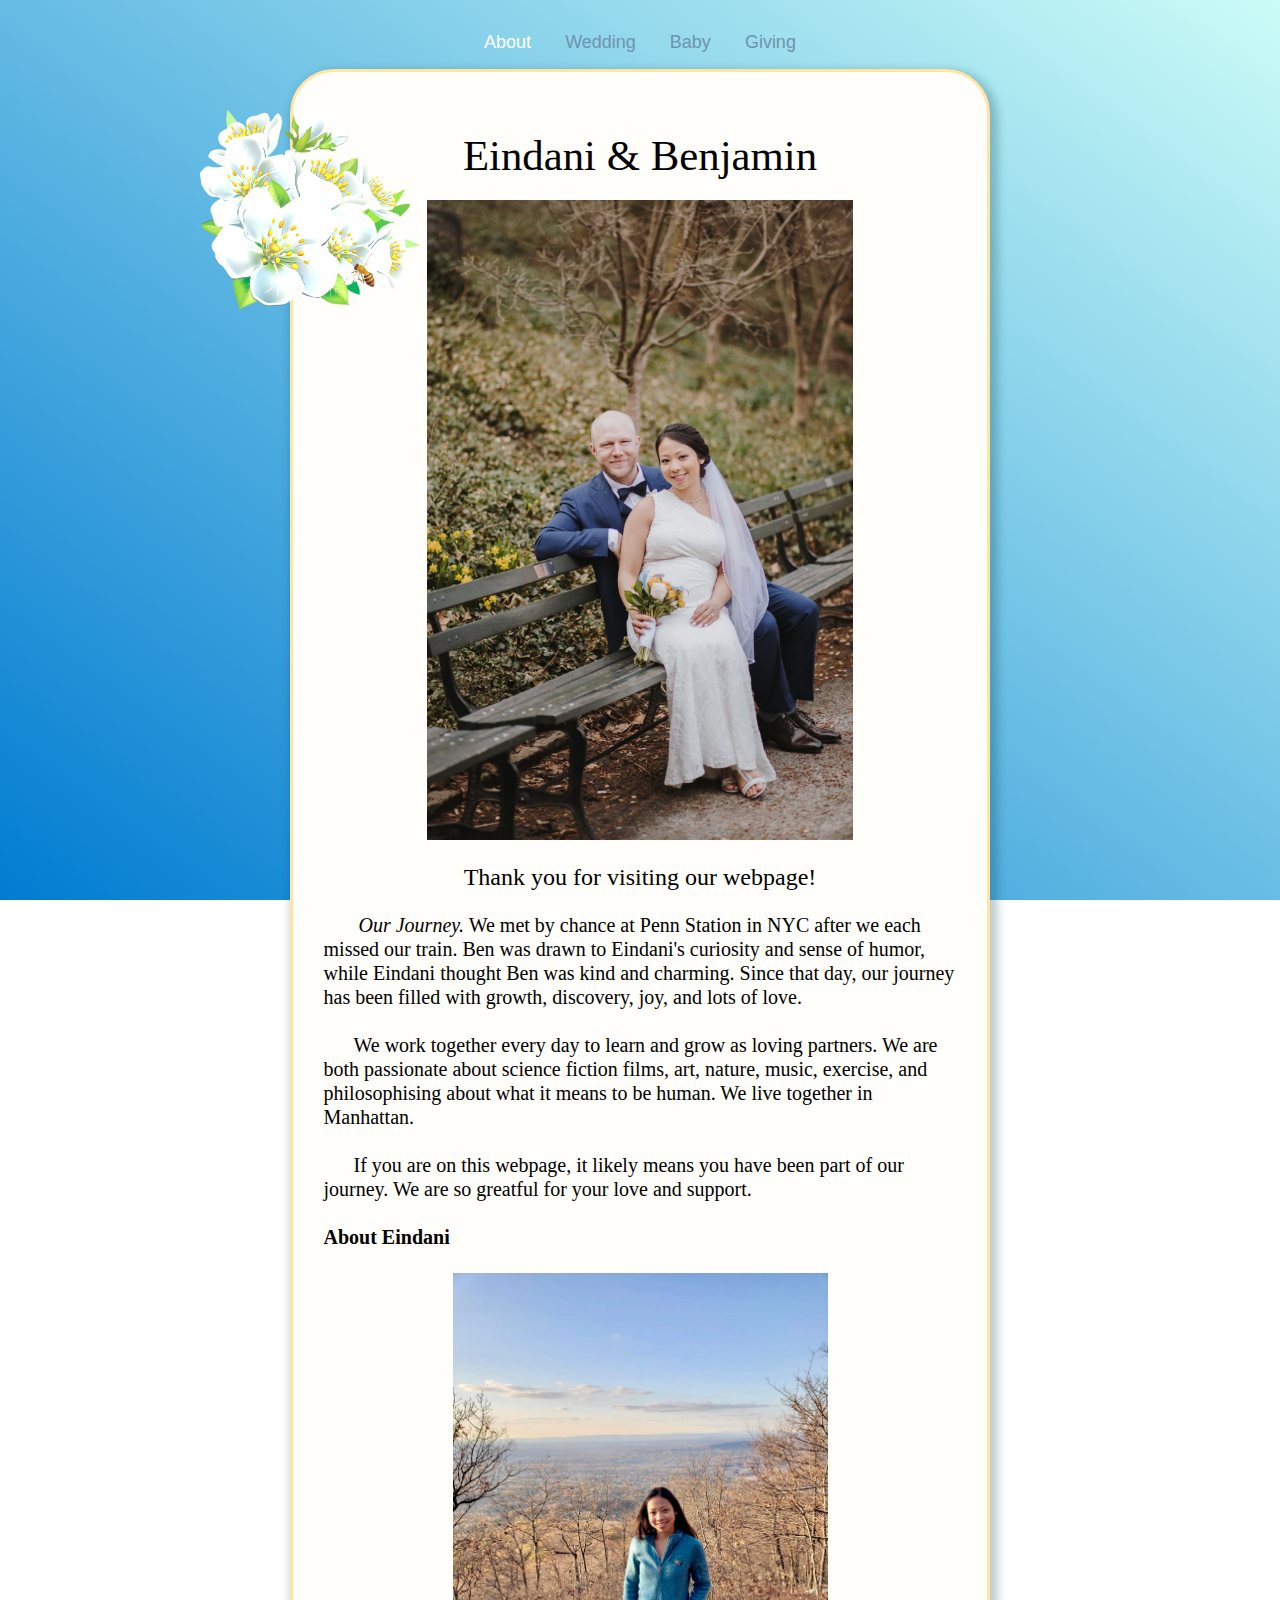
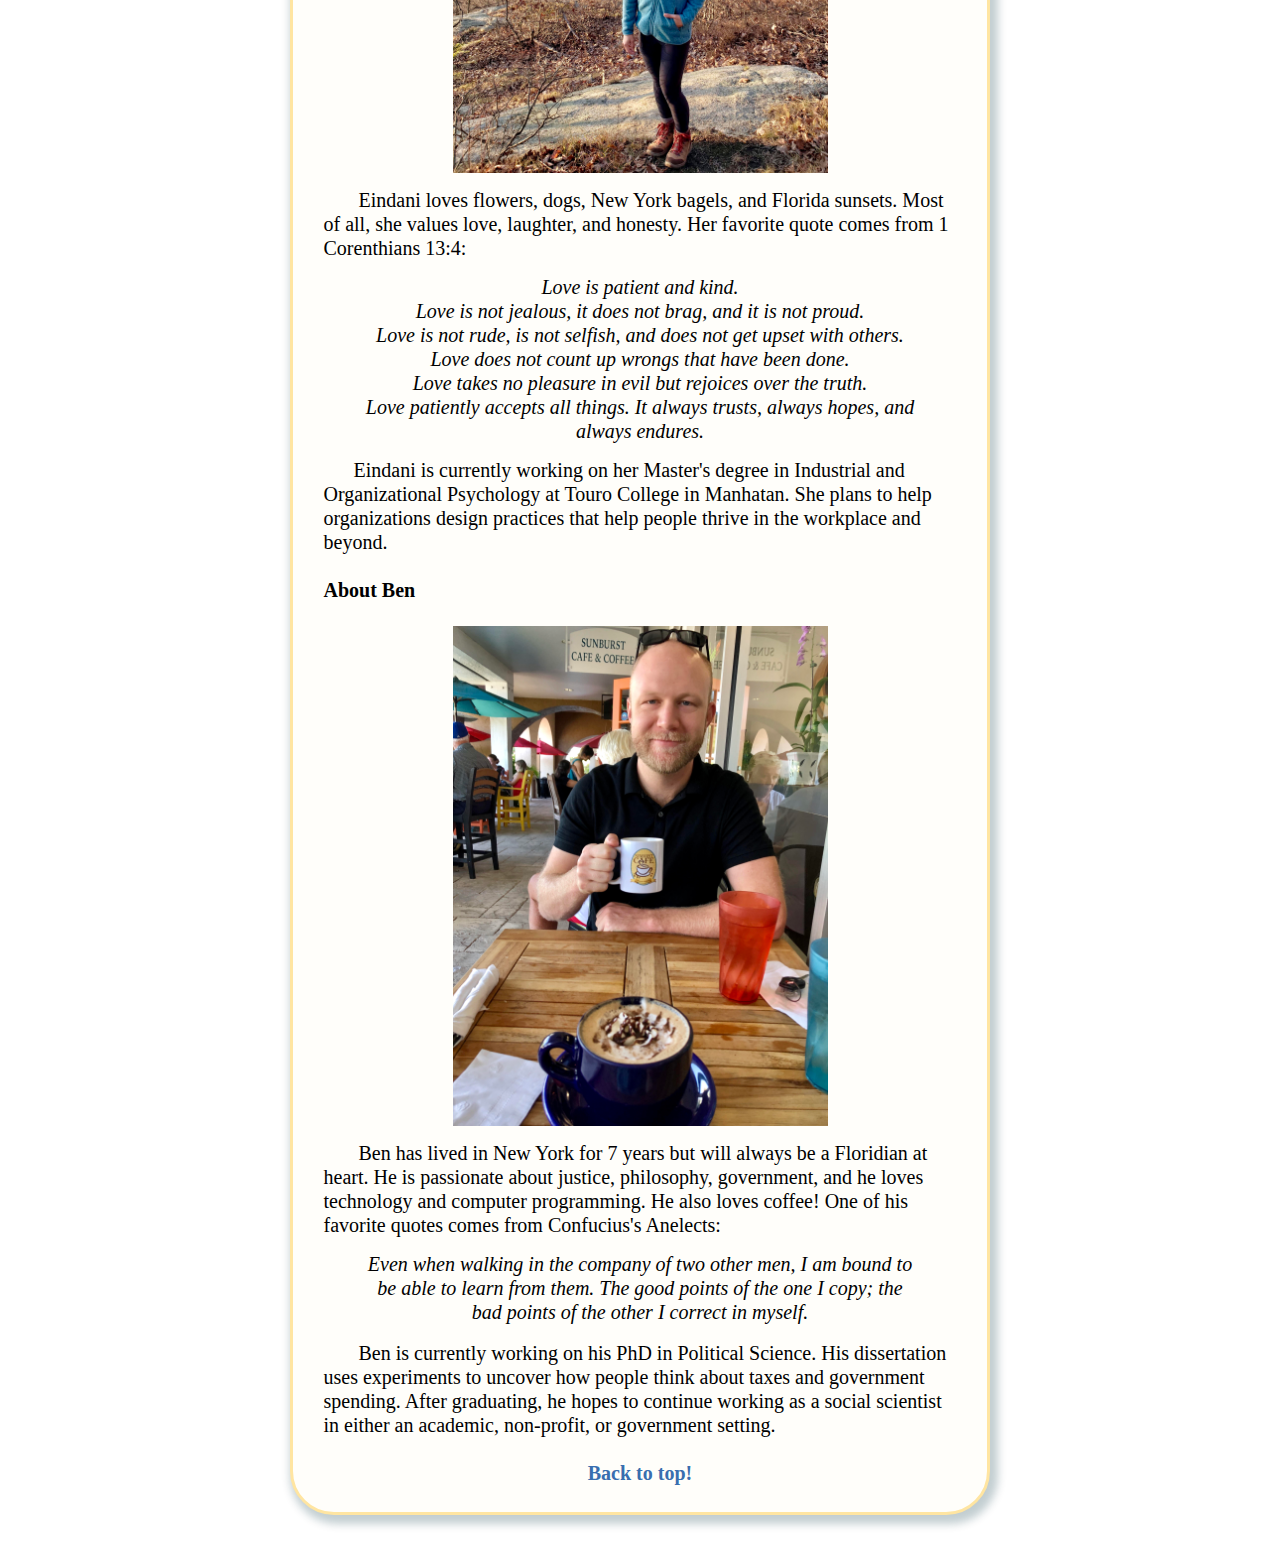
<file: index.html>
<html>
<head><title>♥ E & B ♥</title> <link href="https://fonts.googleapis.com/css2?family=Montserrat:wght@300;400;600&display=swap" rel="stylesheet">
  <script src="https://ajax.googleapis.com/ajax/libs/jquery/3.5.1/jquery.min.js"></script>
<link rel="icon" href="http://example.com/favicon.png">

</head>
<meta name="viewport" content="width=device-width, initial-scale=1.0">


<style type="text/css">
    header {
    background-image: url(amFlag.jpg);
    height: 100%;
    width:100%;
    padding: 15px;
    color:floralwhite;


    font:  24px bold "Lucida Console", Monaco, monospace;
    text-shadow: 1px 1px firebrick;
        line-height: 50%;
}



body {

      background: rgb(1,124,209);

      background: linear-gradient(36deg, rgba(1,124,209,1) 0%, rgba(204,252,247,1) 100%);
      background-attachment: fixed !important;
}
#banner {
background-color: #1168d2;

    width:100%;
    position: absolute;

    top: 0;
       left: 0;
    box-shadow: 1px 1px 2px #1f3a5a;}
.cubes{
  filter: brightness(1.15);
  position: relative;
  width: 32%;
  max-width: 250px;
  left: -14%;
  margin-top: -70px;
  top: 105px;
  margin-bottom: -86px;
  /* left: 20%; */
  z-index: 1;
  -moz-transition: all .7s ease;
  -webkit-transition: all .7s ease;
  -o-transition: all .7s ease;
  transition: all .7s ease;
  -webkit-user-drag: none;
}


    .gameImg{
    filter: brightness(.95);
     /* Firefox */
    -moz-transition: all .1s ease;
    /* WebKit */
    -webkit-transition: all .1s ease;
    /* Opera */
    -o-transition: all .1s ease;
    /* Standard */
    transition: all .1s ease;
    -webkit-user-drag: none;
    }
    .gameImg:hover{
      cursor:pointer;
      filter: brightness(1.03);
      -moz-transform: scale(1.03) ;

    	/* WebKit */
    	-webkit-transform: scale(1.03);
    	/* Opera */
    	-o-transform: scale(1.03);
    	/* Standard */
    	transform: scale(1.03);
        }
    a{
	  font-weight: bold;
      /* Firefox */
     -moz-transition: all 0.2s ease;
     /* WebKit */
     -webkit-transition: all 0.2s ease;
     /* Opera */
     -o-transition: all 0.2s ease;
     /* Standard */
     transition: all 0.2s ease;
    }
a:link {
  color: #396eaf;
  background-color: transparent;
  text-decoration: none;

}
a:visited {
  color: #396eaf;
  background-color: transparent;
  text-decoration: none;

}

a:hover {
  color: #01ad55;
  background-color: transparent;
  text-decoration: none;

}
.lowerTbl{
  -moz-transition: all 0.25s ease;
  /* WebKit */
  -webkit-transition: all 0.25s ease;
  /* Opera */
  -o-transition: all 0.25s ease;
  /* Standard */
  transition: all 0.25s ease;

    border: solid 3px #ffe5a1;
width:90%;
max-width:645px;
        background-color: #fffefa;
    border-radius:44px;

box-shadow: 4px 5px 8px 4px #00313e3d;
         padding: 0px;
    margin-bottom:40px;
}
button:hover {
  color:white;

}



.redlink{
  font-color:firebrick;
}
.button{
  /* Firefox */
 -moz-transition: all 0.35s ease;
 /* WebKit */
 -webkit-transition: all 0.35s ease;
 /* Opera */
 -o-transition: all 0.35s ease;
 /* Standard */
 transition: all 0.35s ease;

    padding: 0px;
    padding-left: 9px;
    padding-right: 9px;
    background-color: transparent;
    border-radius: 5px;
    border-style: solid;
    border-width: 0px;
    font-color: antiquewhite;
    cursor: pointer;
    margin: 6px;

    font: 18px/26px "Trebuchet MS", Helvetica, sans-serif;
    font-style:bold;
    color: #6e93ad;
     border-radius: 5px;

}
.buttonSelect{
    padding:0px;
    padding-left:9px;
    padding-right:9px;
    color:white;
  background-color: transparent;
  border-radius: 5px;
  border-style:solid;
  border-width:0px;
  cursor: pointer;
  margin: 6px;

    font-style:bold;
  font: 18px/26px "Trebuchet MS", Helvetica, sans-serif;
  }
  button:focus {
  outline: 0px solid #396eaf;
  box-shadow: 0 0 0 1pt #396eaf;
}

    #profilePic{
       margin-bottom:10px;
    }
    .upperTitle{
        font-size:30px;
        margin:3;
        text-align: center;

    }

    .lowerTitle{
      margin: 12;
      text-align: center;
      font: 12px/32px  Garamond, serif;

    }
    h1{
        font: 28px/28px "Trebuchet MS", Helvetica, sans-serif;
        color: floralwhite;
    text-shadow: 0px 2px 0px #092950;
    margin: 0px;
    }

    p1{
            font: 12px/22px "Trebuchet MS", Helvetica, sans-serif;
    color:gainsboro;
    text-shadow: 0px 1px 0px #092950;
    font-size: 15px;
    margin: 0px;

    }
    p2{
            font: 10px/16px "Lucida Console", Monaco, monospace;
    color:floralwhite;
    text-shadow: 0px 1px 0px #092950;
    font-size: 15px;
    margin:4px;
    margin-top:5px;

    }

    p3{

      font: 20px/24px Garamond, serif;
    }
    p4{
      font: 15px/16px "Trebuchet MS", Helvetica, sans-serif;
    }

.notSelected{
  color:#7b7b7b;
}
p3: hover{
  color:black;
}
  #content{

  }
.paddingCl{
  padding-left:20%;
  padding-right:30%;
}

.objects{
    display:inline-block;
    background-image:url(block.png);
    background-size:100%;
    border: 2px solid antiquewhite;
    width: 150px;
    height: 75px;
    box-shadow: 2px 2px 2px #999;
    cursor: move;
    }
#Construction_Zone{
    background-color:floralwhite;
    border: darkslateblue 2px dashed;
    width: 500px;
    height: 155px;
    align-self: center;

}
@keyframes fadeIn {
	from {opacity: 0;}
	to {opacity:1;}
}
.fadingIn{
	display:block !important;
	-webkit-animation: fadeIn 0.5s linear !important;
	animation-name: fadeIn ;!important;
	animation-duration: 0.5s ;!important;
}
.hide{
    display: none !important;
}

    </style>



    <script>
function hide(id)  {
    var divelement = document.getElementById(id);
     divelement.style.display = 'none';
 }

function show(id)  {
    var divelement = document.getElementById(id);
        divelement.style.display = 'block';
 }

function selected(id, frameId){


  document.getElementById('aboutBtn').classList.remove("buttonSelect");
  document.getElementById('researchBtn').classList.remove("buttonSelect");
  document.getElementById('gamesBtn').classList.remove("buttonSelect");

  var divelement = document.getElementById(id);
  divelement.classList.add("buttonSelect");
    $(frameId).fadeIn("slow");
}
function classChange(id, class1){
	var divelement =  document.getElementById(id);
	divelement.classList.remove('hide', 'fadingIn');
	divelement.classList.add(class1);

}



    </script>




<body style="display:block;" >
<a name="top"></a>

<div id="startpage" style="text-align:center; width:100%">
<center>
<table style="display:inline-block;">
<center>

    <tbody><div style="margin-top:20px;"></div>
    <tr>
      <td  ><button id="aboutBtn"  class="buttonSelect button">About</button> </td><td ><button id="researchBtn" onclick="location.href= '/wedding'" type="button" class="button">Wedding
        </button></td><td >
        <button id="gamesBtn" onclick="location.href= '/baby'" type="button" class="button">Baby</button>

		</center></td>
    <td >
    <button id="gamesBtn" onclick="location.href= '/giving'" type="button" class="button">Giving</button>

</center></td>

  </tr></tbody></table></center></center>

<div style="margin-top:5px;"></div>
  <table class='lowerTbl' id="lowerTbl" style="max-width:700px; display:inline-block;">
  <tr style="width:100%"><td>
        <img class="cubes"  src="CSS/flowers.png" >
    <div id="about" class="fadingIn"><center><div style="margin-top:10px;"></div>
    <p class="lowerTitle" ><div style="font-size: calc(30px + 1vw);">Eindani & Benjamin</div></p> <div style="margin-top:20px;"></div>
    <img src="photos/44.jpg" id="profilePic" style="top:10px; max-width:90%;max-height:640px;"><br></center>

      <div style="margin-top:15px; margin-left:4%;margin-right:4%; "><p3 id="content">
      <big><center>Thank you for visiting our webpage!</center></big><br>
      &nbsp;&nbsp;&nbsp;&nbsp;&nbsp;&nbsp; <i>Our Journey.</i> We met by chance at Penn Station in NYC after we each missed our train.
      Ben was drawn to Eindani's curiosity and sense of humor, while Eindani thought Ben was kind and charming.
      Since that day, our journey has been filled with growth, discovery, joy, and lots of love. <br>

      <br>&nbsp;&nbsp;&nbsp;&nbsp;&nbsp;&nbsp;We work together every day to learn and grow as loving partners.
      We are both passionate about science fiction films, art, nature, music, exercise, and philosophising about what it means to be human.
      We live together in Manhattan.

      <br><br>  &nbsp;&nbsp;&nbsp;&nbsp;&nbsp;&nbsp;If you are on this webpage, it likely means you have been part of our journey. We are so greatful for your love and support.

      <br><br>
<b> <div style="margin-bottom: 0.01cm;">About Eindani</div></b><br><center><img src="eindani.jpg" id="profilePic" style="top:10px; max-width: 90%; max-height:500px; margin-bottom:15px;"></center>
  &nbsp;&nbsp;&nbsp;&nbsp;&nbsp;&nbsp; Eindani loves flowers, dogs, New York bagels, and Florida sunsets. Most of all, she values love, laughter, and honesty. Her favorite quote comes from 1 Corenthians 13:4:
  <div style="margin-left:6%; margin-right:6%; margin-top:15px; margin-bottom:15px; text-align:center"> <i>  Love is patient and kind.<br> Love is not jealous, it does not brag, and it is not proud.<br>
     Love is not rude, is not selfish, and does not get upset with others.<br> Love does not count up wrongs that have been done.<br>
     Love takes no pleasure in evil but rejoices over the truth.<br>
     Love patiently accepts all things. It always trusts, always hopes, and always endures. </i></div>
       &nbsp;&nbsp;&nbsp;&nbsp;&nbsp;&nbsp;Eindani is currently working on her Master's degree in Industrial and Organizational Psychology at Touro College in Manhatan.
       She plans to help organizations design practices that help people thrive in the workplace and beyond.

<br><br>
<b> <div style="margin-bottom: 0.01cm;">About Ben</div></b><br><center><img src="ben2.jpg" id="profilePic" style="top:10px; max-width: 90%; max-height:500px; margin-bottom:15px;"><br></center>
  &nbsp;&nbsp;&nbsp;&nbsp;&nbsp;&nbsp; Ben has lived in New York for 7 years but will always be a Floridian at heart.
  He is passionate about justice, philosophy, government, and he loves technology and computer programming. He also loves coffee! One of his favorite quotes comes from Confucius's Anelects:
  <div style="margin-left:6%; margin-right:6%; margin-top:15px; margin-bottom:17px; text-align:center"> <i>
    Even when walking in the company of two other men, I am bound to be able to learn from them.
    The good points of the one I copy; the bad points of the other I correct in myself.</i></div>
   &nbsp;&nbsp;&nbsp;&nbsp;&nbsp;&nbsp; Ben is currently working on his PhD in Political Science. His dissertation uses experiments to uncover how people think about taxes and government spending.
   After graduating, he hopes to continue working as a social scientist in either an academic, non-profit, or government setting.<br><br><center><a href="#top">Back to top!</a><br><br></center>
  </div></div>

</div>

</table>





</body>
</html>
</file>
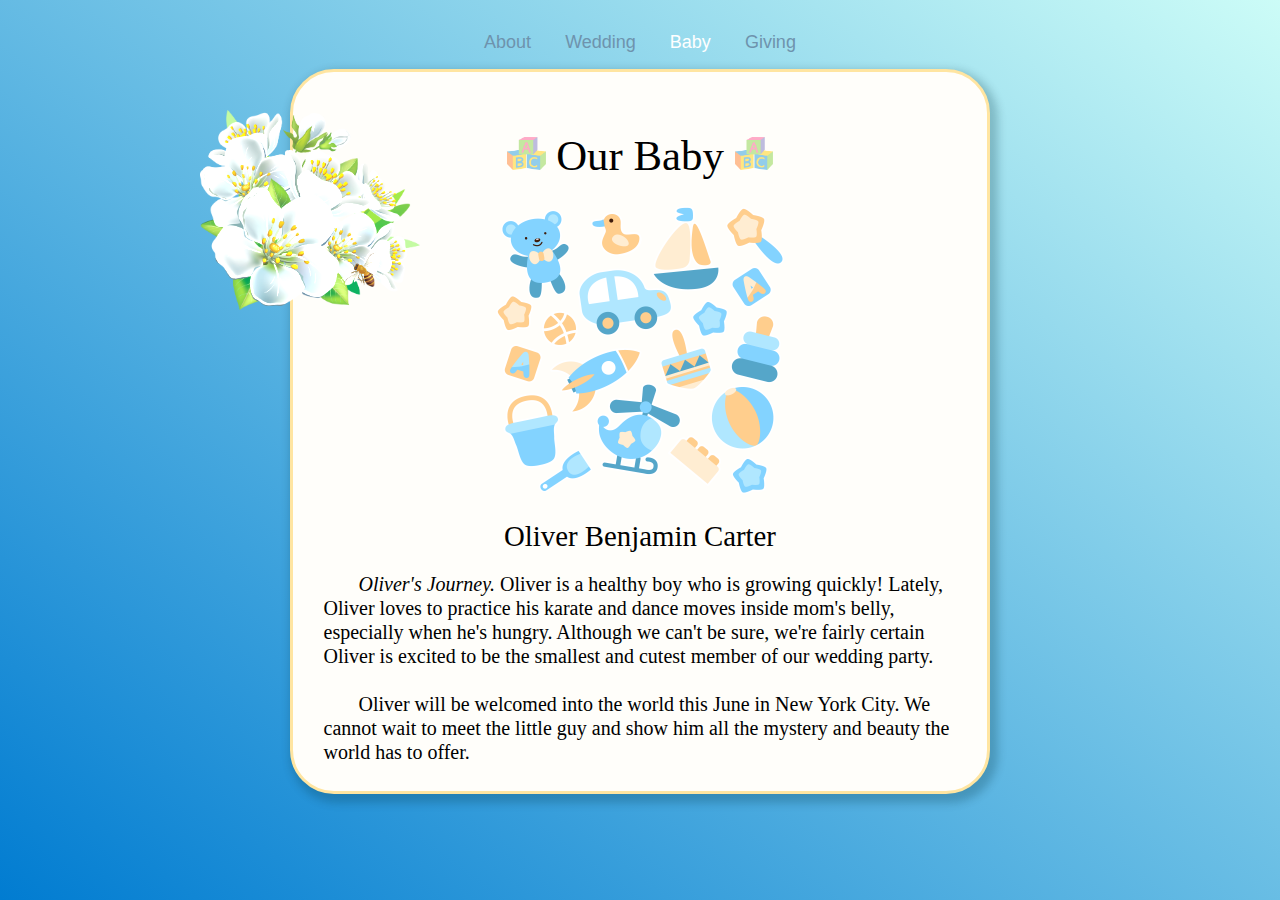
<file: baby.html>
<html>
<head><title>♥ E & B ♥</title> <link href="https://fonts.googleapis.com/css2?family=Montserrat:wght@300;400;600&display=swap" rel="stylesheet">
  <script src="https://ajax.googleapis.com/ajax/libs/jquery/3.5.1/jquery.min.js"></script>
<link rel="icon" href="http://example.com/favicon.png">

</head>
<meta name="viewport" content="width=device-width, initial-scale=1.0">


<style type="text/css">
    header {
    background-image: url(amFlag.jpg);
    height: 100%;
    width:100%;
    padding: 15px;
    color:floralwhite;


    font:  24px bold "Lucida Console", Monaco, monospace;
    text-shadow: 1px 1px firebrick;
        line-height: 50%;
}



body {

      background: rgb(1,124,209);

      background: linear-gradient(36deg, rgba(1,124,209,1) 0%, rgba(204,252,247,1) 100%);
      background-attachment: fixed !important;
}
#banner {
background-color: #1168d2;

    width:100%;
    position: absolute;

    top: 0;
       left: 0;
    box-shadow: 1px 1px 2px #1f3a5a;}
.cubes{
  filter: brightness(1.15);
  position: relative;
  width: 32%;
  max-width: 250px;
  left: -14%;
  margin-top: -70px;
  top: 105px;
  margin-bottom: -86px;
  /* left: 20%; */
  z-index: 1;
  -moz-transition: all .7s ease;
  -webkit-transition: all .7s ease;
  -o-transition: all .7s ease;
  transition: all .7s ease;
  -webkit-user-drag: none;
}


    .gameImg{
    filter: brightness(.95);
     /* Firefox */
    -moz-transition: all .1s ease;
    /* WebKit */
    -webkit-transition: all .1s ease;
    /* Opera */
    -o-transition: all .1s ease;
    /* Standard */
    transition: all .1s ease;
    -webkit-user-drag: none;
    }
    .gameImg:hover{
      cursor:pointer;
      filter: brightness(1.03);
      -moz-transform: scale(1.03) ;

    	/* WebKit */
    	-webkit-transform: scale(1.03);
    	/* Opera */
    	-o-transform: scale(1.03);
    	/* Standard */
    	transform: scale(1.03);
        }
    a{
	  font-weight: bold;
      /* Firefox */
     -moz-transition: all 0.2s ease;
     /* WebKit */
     -webkit-transition: all 0.2s ease;
     /* Opera */
     -o-transition: all 0.2s ease;
     /* Standard */
     transition: all 0.2s ease;
    }
a:link {
  color: #396eaf;
  background-color: transparent;
  text-decoration: none;

}
a:visited {
  color: #396eaf;
  background-color: transparent;
  text-decoration: none;

}

a:hover {
  color: #01ad55;
  background-color: transparent;
  text-decoration: none;

}
.lowerTbl{
  -moz-transition: all 0.25s ease;
  /* WebKit */
  -webkit-transition: all 0.25s ease;
  /* Opera */
  -o-transition: all 0.25s ease;
  /* Standard */
  transition: all 0.25s ease;

    border: solid 3px #ffe5a1;
width:90%;
max-width:645px;
        background-color: #fffefa;
    border-radius:44px;

box-shadow: 4px 5px 8px 4px #00313e3d;
         padding: 0px;
    margin-bottom:40px;
}
button:hover {
  color:white;

}



.redlink{
  font-color:firebrick;
}
.button{
  /* Firefox */
 -moz-transition: all 0.35s ease;
 /* WebKit */
 -webkit-transition: all 0.35s ease;
 /* Opera */
 -o-transition: all 0.35s ease;
 /* Standard */
 transition: all 0.35s ease;

    padding: 0px;
    padding-left: 9px;
    padding-right: 9px;
    background-color: transparent;
    border-radius: 5px;
    border-style: solid;
    border-width: 0px;
    font-color: antiquewhite;
    cursor: pointer;
    margin: 6px;

    font: 18px/26px "Trebuchet MS", Helvetica, sans-serif;
    font-style:bold;
    color: #6e93ad;
     border-radius: 5px;

}
.buttonSelect{
    padding:0px;
    padding-left:9px;
    padding-right:9px;
    color:white;
  background-color: transparent;
  border-radius: 5px;
  border-style:solid;
  border-width:0px;
  cursor: pointer;
  margin: 6px;

    font-style:bold;
  font: 18px/26px "Trebuchet MS", Helvetica, sans-serif;
  }
  button:focus {
  outline: 0px solid #396eaf;
  box-shadow: 0 0 0 1pt #396eaf;
}

    #profilePic{
       margin-bottom:10px;
    }
    .upperTitle{
        font-size:30px;
        margin:3;
        text-align: center;

    }

    .lowerTitle{
      margin: 12;
      text-align: center;
      font: 12px/32px  Garamond, serif;

    }
    h1{
        font: 28px/28px "Trebuchet MS", Helvetica, sans-serif;
        color: floralwhite;
    text-shadow: 0px 2px 0px #092950;
    margin: 0px;
    }

    p1{
            font: 12px/22px "Trebuchet MS", Helvetica, sans-serif;
    color:gainsboro;
    text-shadow: 0px 1px 0px #092950;
    font-size: 15px;
    margin: 0px;

    }
    p2{
            font: 10px/16px "Lucida Console", Monaco, monospace;
    color:floralwhite;
    text-shadow: 0px 1px 0px #092950;
    font-size: 15px;
    margin:4px;
    margin-top:5px;

    }

    p3{

      font: 20px/24px Garamond, serif;
    }
    p4{
      font: 15px/16px "Trebuchet MS", Helvetica, sans-serif;
    }

.notSelected{
  color:#7b7b7b;
}
p3: hover{
  color:black;
}
  #content{

  }
.paddingCl{
  padding-left:20%;
  padding-right:30%;
}

.objects{
    display:inline-block;
    background-image:url(block.png);
    background-size:100%;
    border: 2px solid antiquewhite;
    width: 150px;
    height: 75px;
    box-shadow: 2px 2px 2px #999;
    cursor: move;
    }
#Construction_Zone{
    background-color:floralwhite;
    border: darkslateblue 2px dashed;
    width: 500px;
    height: 155px;
    align-self: center;

}
@keyframes fadeIn {
	from {opacity: 0;}
	to {opacity:1;}
}
.fadingIn{
	display:block !important;
	-webkit-animation: fadeIn 0.5s linear !important;
	animation-name: fadeIn ;!important;
	animation-duration: 0.5s ;!important;
}
.hide{
    display: none !important;
}

    </style>



    <script>
function hide(id)  {
    var divelement = document.getElementById(id);
     divelement.style.display = 'none';
 }

function show(id)  {
    var divelement = document.getElementById(id);
        divelement.style.display = 'block';
 }

function selected(id, frameId){


  document.getElementById('aboutBtn').classList.remove("buttonSelect");
  document.getElementById('researchBtn').classList.remove("buttonSelect");
  document.getElementById('gamesBtn').classList.remove("buttonSelect");

  var divelement = document.getElementById(id);
  divelement.classList.add("buttonSelect");
    $(frameId).fadeIn("slow");
}
function classChange(id, class1){
	var divelement =  document.getElementById(id);
	divelement.classList.remove('hide', 'fadingIn');
	divelement.classList.add(class1);

}



    </script>




<body style="display:block;" >


<div id="startpage" style="text-align:center; width:100%">
<center>
<table style="display:inline-block;">
<center>
<a name="top"></a>
    <tbody><div style="margin-top:20px;"></div>
    <tr>
      <td  ><button id="aboutBtn" onclick="location.href= '/index'" class=" button">About</button> </td><td ><button id="researchBtn" onclick="location.href= '/wedding'" type="button" class="button">Wedding
        </button></td><td >
        <button id="gamesBtn"  type="button" class="buttonSelect button">Baby</button>

		</center></td>
    <td >
    <button id="gamesBtn" onclick="location.href= '/giving'" type="button" class="button">Giving</button>

</center></td>

  </tr></tbody></table></center></center>

<div style="margin-top:5px;"></div>
  <table class='lowerTbl' id="lowerTbl" style="max-width:700px; display:inline-block;">
  <tr style="width:100%"><td>
        <img class="cubes"  src="CSS/flowers.png" >
    <div id="about" class="fadingIn"><center><div style="margin-top:10px;"></div>
    <p class="lowerTitle" ><div style="font-size: calc(30px + 1vw);"><img src="baby.png" style="height:33px;"> Our Baby <img src="baby.png" style="height:33px;"></div></p> <div style="margin-top:20px;"></div>
  </center>

      <div style="margin-top:15px; margin-left:4%;margin-right:4%; "><p3 id="content">
    <center><img src="baby4.png" style="width:300px"></center>
      <big><big><center><div><br> Oliver Benjamin Carter</div><br></big></big></center>
      &nbsp;&nbsp;&nbsp;&nbsp;&nbsp;&nbsp; <i>Oliver's Journey.</i> Oliver is a healthy boy who is growing quickly! Lately, Oliver loves to practice his karate and dance moves inside mom's belly, especially when he's hungry.
      Although we can't be sure, we're fairly certain Oliver is excited to be the smallest and cutest member of our wedding party.
      <br><br>&nbsp;&nbsp;&nbsp;&nbsp;&nbsp;&nbsp; Oliver will be welcomed into the world this June in New York City.
      We cannot wait to meet the little guy and show him all the mystery and beauty the world has to offer.<br><br>
</p3>

</div>

</table>





</body>
</html>
</file>
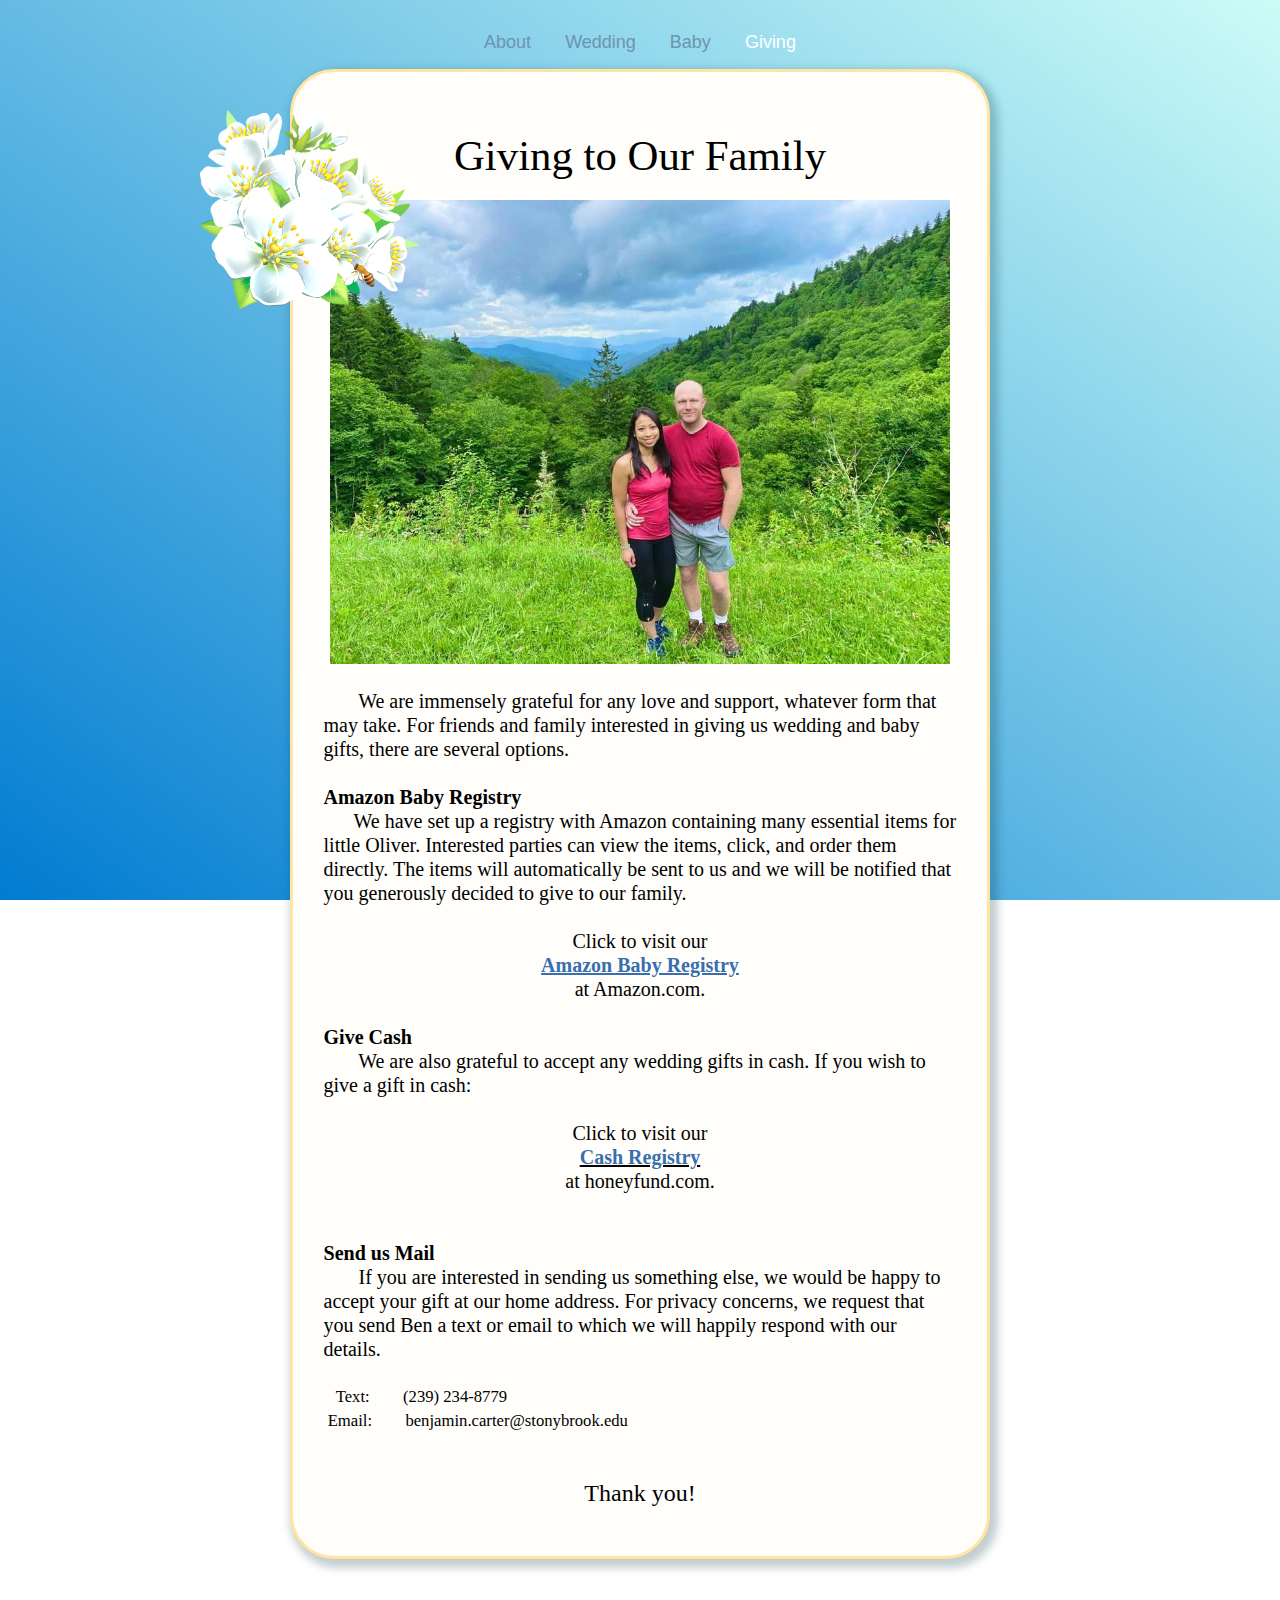
<file: giving.html>
<html>
<head><title>♥ E & B ♥</title> <link href="https://fonts.googleapis.com/css2?family=Montserrat:wght@300;400;600&display=swap" rel="stylesheet">
  <script src="https://ajax.googleapis.com/ajax/libs/jquery/3.5.1/jquery.min.js"></script>
<link rel="icon" href="http://example.com/favicon.png">

</head>
<meta name="viewport" content="width=device-width, initial-scale=1.0">


<style type="text/css">
    header {
    background-image: url(amFlag.jpg);
    height: 100%;
    width:100%;
    padding: 15px;
    color:floralwhite;


    font:  24px bold "Lucida Console", Monaco, monospace;
    text-shadow: 1px 1px firebrick;
        line-height: 50%;
}



body {

      background: rgb(1,124,209);

      background: linear-gradient(36deg, rgba(1,124,209,1) 0%, rgba(204,252,247,1) 100%);
      background-attachment: fixed !important;
}
#banner {
background-color: #1168d2;

    width:100%;
    position: absolute;

    top: 0;
       left: 0;
    box-shadow: 1px 1px 2px #1f3a5a;}
.cubes{
  filter: brightness(1.15);
  position: relative;
  width: 32%;
  max-width: 250px;
  left: -14%;
  margin-top: -70px;
  top: 105px;
  margin-bottom: -86px;
  /* left: 20%; */
  z-index: 1;
  -moz-transition: all .7s ease;
  -webkit-transition: all .7s ease;
  -o-transition: all .7s ease;
  transition: all .7s ease;
  -webkit-user-drag: none;
}


    .gameImg{
    filter: brightness(.95);
     /* Firefox */
    -moz-transition: all .1s ease;
    /* WebKit */
    -webkit-transition: all .1s ease;
    /* Opera */
    -o-transition: all .1s ease;
    /* Standard */
    transition: all .1s ease;
    -webkit-user-drag: none;
    }
    .gameImg:hover{
      cursor:pointer;
      filter: brightness(1.03);
      -moz-transform: scale(1.03) ;

    	/* WebKit */
    	-webkit-transform: scale(1.03);
    	/* Opera */
    	-o-transform: scale(1.03);
    	/* Standard */
    	transform: scale(1.03);
        }
    a{
	  font-weight: bold;
      /* Firefox */
     -moz-transition: all 0.2s ease;
     /* WebKit */
     -webkit-transition: all 0.2s ease;
     /* Opera */
     -o-transition: all 0.2s ease;
     /* Standard */
     transition: all 0.2s ease;
    }
a:link {
  color: #396eaf;
  background-color: transparent;
  text-decoration: none;

}
a:visited {
  color: #396eaf;
  background-color: transparent;
  text-decoration: none;

}

a:hover {
  color: #01ad55;
  background-color: transparent;
  text-decoration: none;

}
.lowerTbl{
  -moz-transition: all 0.25s ease;
  /* WebKit */
  -webkit-transition: all 0.25s ease;
  /* Opera */
  -o-transition: all 0.25s ease;
  /* Standard */
  transition: all 0.25s ease;

    border: solid 3px #ffe5a1;
width:90%;
max-width:645px;
        background-color: #fffefa;
    border-radius:44px;

box-shadow: 4px 5px 8px 4px #00313e3d;
         padding: 0px;
    margin-bottom:40px;
}
button:hover {
  color:white;

}



.redlink{
  font-color:firebrick;
}
.button{
  /* Firefox */
 -moz-transition: all 0.35s ease;
 /* WebKit */
 -webkit-transition: all 0.35s ease;
 /* Opera */
 -o-transition: all 0.35s ease;
 /* Standard */
 transition: all 0.35s ease;

    padding: 0px;
    padding-left: 9px;
    padding-right: 9px;
    background-color: transparent;
    border-radius: 5px;
    border-style: solid;
    border-width: 0px;
    font-color: antiquewhite;
    cursor: pointer;
    margin: 6px;

    font: 18px/26px "Trebuchet MS", Helvetica, sans-serif;
    font-style:bold;
    color: #6e93ad;
     border-radius: 5px;

}
.buttonSelect{
    padding:0px;
    padding-left:9px;
    padding-right:9px;
    color:white;
  background-color: transparent;
  border-radius: 5px;
  border-style:solid;
  border-width:0px;
  cursor: pointer;
  margin: 6px;

    font-style:bold;
  font: 18px/26px "Trebuchet MS", Helvetica, sans-serif;
  }
  button:focus {
  outline: 0px solid #396eaf;
  box-shadow: 0 0 0 1pt #396eaf;
}

    #profilePic{
       margin-bottom:10px;
    }
    .upperTitle{
        font-size:30px;
        margin:3;
        text-align: center;

    }

    .lowerTitle{
      margin: 12;
      text-align: center;
      font: 12px/32px  Garamond, serif;

    }
    h1{
        font: 28px/28px "Trebuchet MS", Helvetica, sans-serif;
        color: floralwhite;
    text-shadow: 0px 2px 0px #092950;
    margin: 0px;
    }

    p1{
            font: 12px/22px "Trebuchet MS", Helvetica, sans-serif;
    color:gainsboro;
    text-shadow: 0px 1px 0px #092950;
    font-size: 15px;
    margin: 0px;

    }
    p2{
            font: 10px/16px "Lucida Console", Monaco, monospace;
    color:floralwhite;
    text-shadow: 0px 1px 0px #092950;
    font-size: 15px;
    margin:4px;
    margin-top:5px;

    }

    p3{

      font: 20px/24px Garamond, serif;
    }
    p4{
      font: 15px/16px "Trebuchet MS", Helvetica, sans-serif;
    }

.notSelected{
  color:#7b7b7b;
}
p3: hover{
  color:black;
}
  #content{

  }
.paddingCl{
  padding-left:20%;
  padding-right:30%;
}

.objects{
    display:inline-block;
    background-image:url(block.png);
    background-size:100%;
    border: 2px solid antiquewhite;
    width: 150px;
    height: 75px;
    box-shadow: 2px 2px 2px #999;
    cursor: move;
    }
#Construction_Zone{
    background-color:floralwhite;
    border: darkslateblue 2px dashed;
    width: 500px;
    height: 155px;
    align-self: center;

}
@keyframes fadeIn {
	from {opacity: 0;}
	to {opacity:1;}
}
.fadingIn{
	display:block !important;
	-webkit-animation: fadeIn 0.5s linear !important;
	animation-name: fadeIn ;!important;
	animation-duration: 0.5s ;!important;
}
.hide{
    display: none !important;
}

    </style>



    <script>
function hide(id)  {
    var divelement = document.getElementById(id);
     divelement.style.display = 'none';
 }

function show(id)  {
    var divelement = document.getElementById(id);
        divelement.style.display = 'block';
 }

function selected(id, frameId){


  document.getElementById('aboutBtn').classList.remove("buttonSelect");
  document.getElementById('researchBtn').classList.remove("buttonSelect");
  document.getElementById('gamesBtn').classList.remove("buttonSelect");

  var divelement = document.getElementById(id);
  divelement.classList.add("buttonSelect");
    $(frameId).fadeIn("slow");
}
function classChange(id, class1){
	var divelement =  document.getElementById(id);
	divelement.classList.remove('hide', 'fadingIn');
	divelement.classList.add(class1);

}



    </script>




<body style="display:block;" >


<div id="startpage" style="text-align:center; width:100%">
<center>
<table style="display:inline-block;">
<center>
<a name="top"></a>
    <tbody><div style="margin-top:20px;"></div>
    <tr>
      <td  ><button id="aboutBtn" onclick="location.href= '/index'"  class=" button">About</button> </td><td ><button id="researchBtn" onclick="location.href= '/wedding'" type="button" class="button">Wedding
        </button></td><td >
        <button id="gamesBtn" onclick="location.href= '/baby'" type="button" class="button">Baby</button>

		</center></td>
    <td >
    <button id="gamesBtn"  type="button" class="buttonSelect button">Giving</button>

</center></td>

  </tr></tbody></table></center></center>

<div style="margin-top:5px;"></div>
  <table class='lowerTbl' id="lowerTbl" style="max-width:700px; display:inline-block;">
  <tr style="width:100%"><td>
        <img class="cubes"  src="CSS/flowers.png" >
    <div id="about" class="fadingIn"><center><div style="margin-top:10px;"></div>
    <p class="lowerTitle" ><div style="font-size: calc(30px + 1vw);">Giving to Our Family</div></p> <div style="margin-top:20px;"></div>
    <img src="bande.jpg" id="profilePic" style="top:10px; max-width:90%;max-height:640px;"><br></center>

      <div style="margin-top:15px; margin-left:4%;margin-right:4%; "><p3 id="content">
      &nbsp;&nbsp;&nbsp;&nbsp;&nbsp;&nbsp; We are immensely grateful for any love and support, whatever form that may take.
      For friends and family interested in giving us wedding and baby gifts, there are several options.<br><br>
      <b>Amazon Baby Registry</b><br>
        &nbsp;&nbsp;&nbsp;&nbsp;&nbsp;&nbsp;We have set up a registry with Amazon containing many essential items for little Oliver.
      Interested parties can view the items, click, and order them directly.
      The items will automatically be sent to us and we will be notified that you generously decided to give to our family.
      <br><br><center>Click to visit our
        <br><a href="https://www.amazon.com/baby-reg/eindani-kyaw-ben-carter-june-2021-newyork/2RJ1VL7XAVPBG"  target="_blank" rel="noopener noreferrer"><u>Amazon Baby Registry</u></a><br>
        at Amazon.com.<br><br>
      </center>
      <b>Give Cash</b><br>
      &nbsp;&nbsp;&nbsp;&nbsp;&nbsp;&nbsp; We are also grateful to accept any wedding gifts in cash. If you wish to give a gift in cash: <br><br><center>Click to visit our
        <br><u><a href="http://www.honeyfund.com/wedding/carter-carter-03-25-2021" target="_blank" rel="noopener noreferrer">Cash Registry</a></u><br> at honeyfund.com.</center>
<br><br>
      <b>Send us Mail</b><br>
       &nbsp;&nbsp;&nbsp;&nbsp;&nbsp;&nbsp; If you are interested in sending us something else, we would be happy to accept your gift at our home address.
       For privacy concerns, we request that you send Ben a text or email to which we will happily respond with our details. <br><br>
       <small>
       &nbsp;&nbsp; Text:
       &nbsp;&nbsp;&nbsp;&nbsp;&nbsp;&nbsp; (239) 234-8779<br>
       &nbsp;Email:
       &nbsp;&nbsp;&nbsp;&nbsp;&nbsp;&nbsp; benjamin.carter@stonybrook.edu<br><br></small><br>

     <center><big>Thank you!</big></center>


<br><br>
</div>

</table>





</body>
</html>
</file>
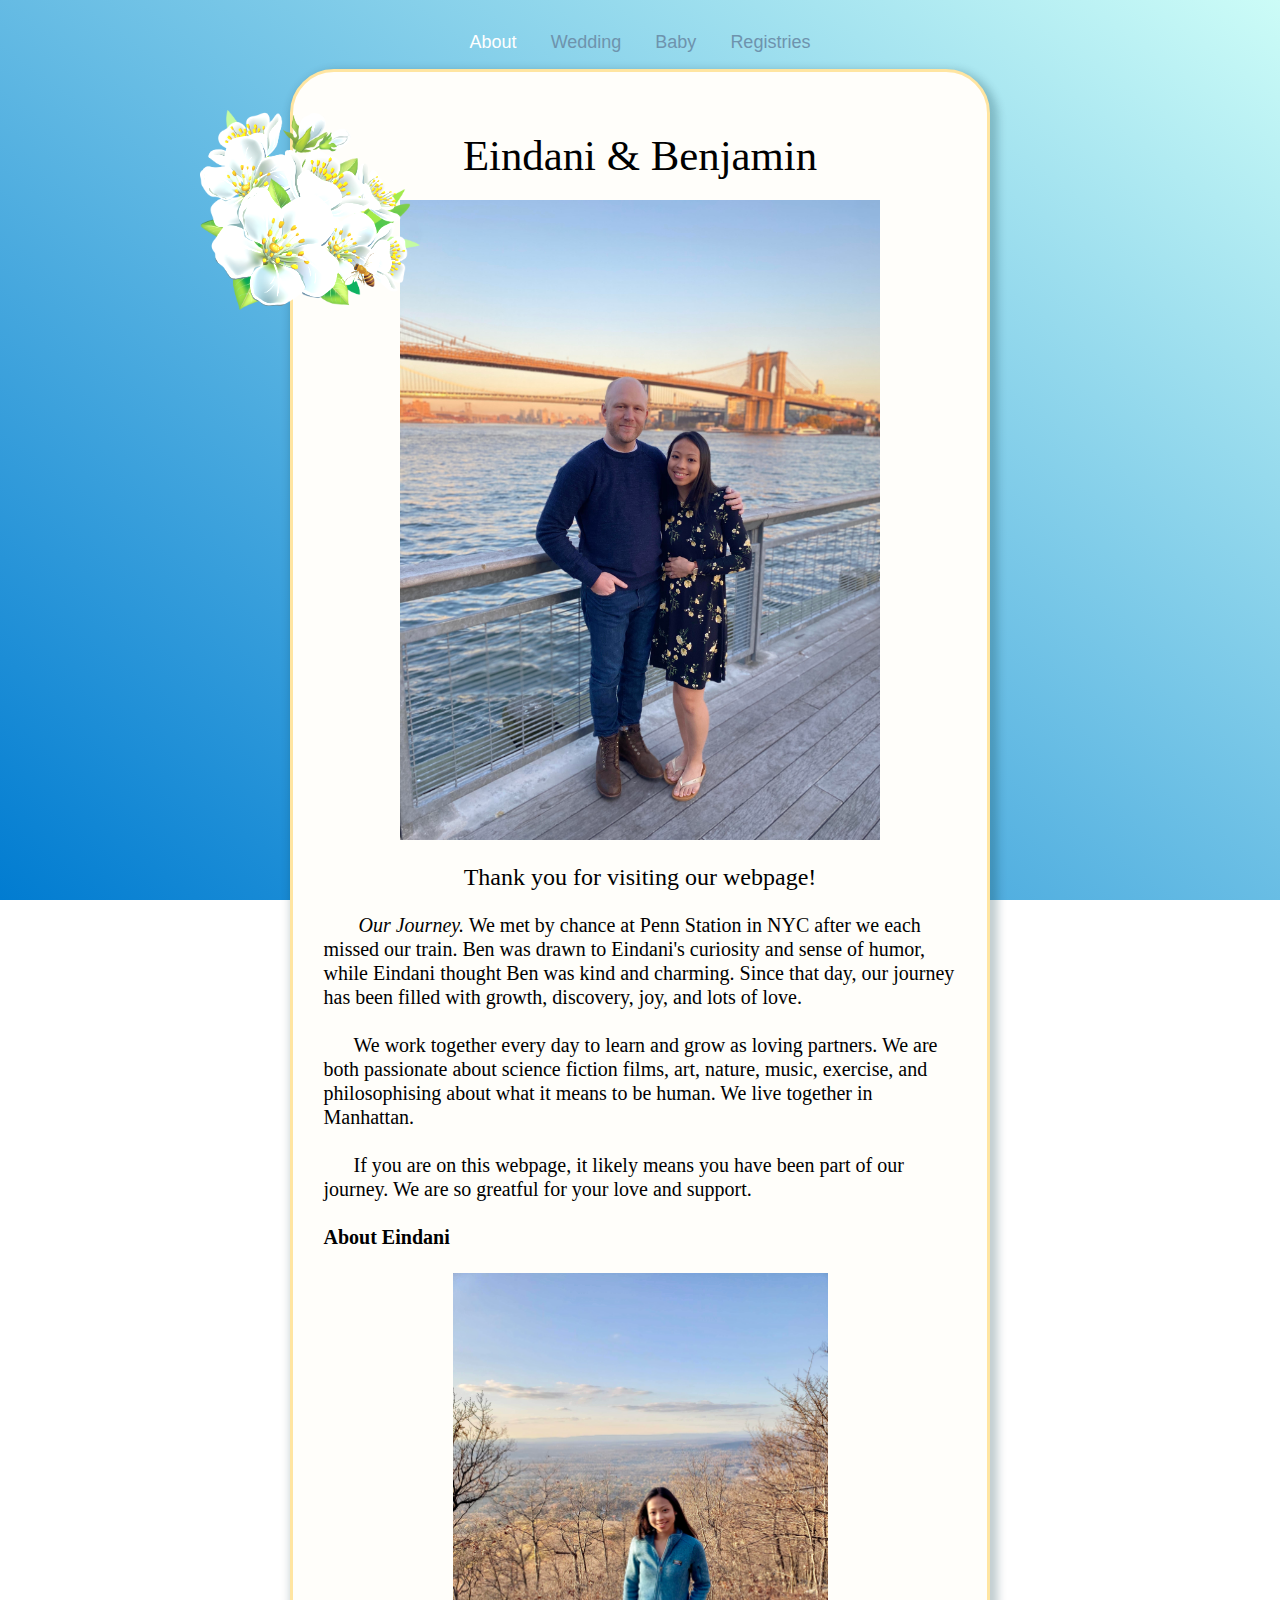
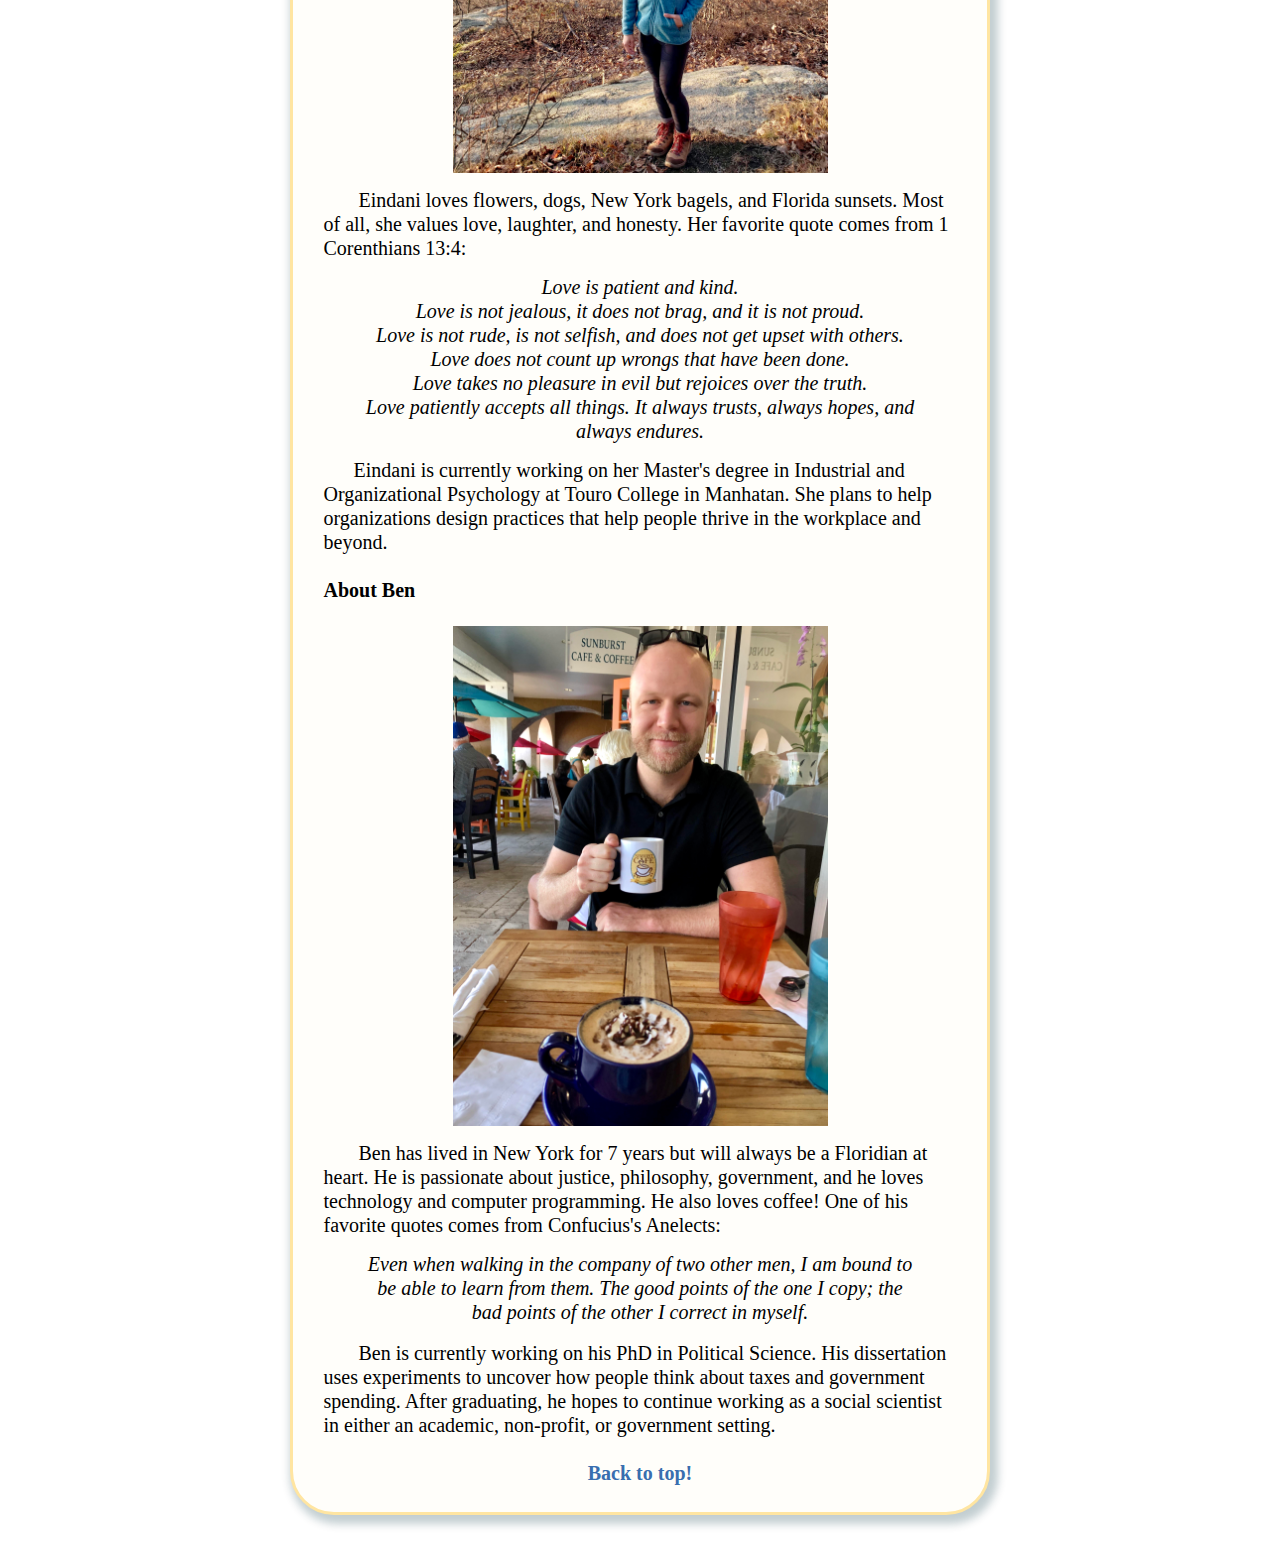
<file: registry.html>
<html>
<head><title>♥ E & B ♥</title> <link href="https://fonts.googleapis.com/css2?family=Montserrat:wght@300;400;600&display=swap" rel="stylesheet">
  <script src="https://ajax.googleapis.com/ajax/libs/jquery/3.5.1/jquery.min.js"></script>
<link rel="icon" href="http://example.com/favicon.png">

</head>
<meta name="viewport" content="width=device-width, initial-scale=1.0">


<style type="text/css">
    header {
    background-image: url(amFlag.jpg);
    height: 100%;
    width:100%;
    padding: 15px;
    color:floralwhite;


    font:  24px bold "Lucida Console", Monaco, monospace;
    text-shadow: 1px 1px firebrick;
        line-height: 50%;
}



body {

      background: rgb(1,124,209);

      background: linear-gradient(36deg, rgba(1,124,209,1) 0%, rgba(204,252,247,1) 100%);
      background-attachment: fixed !important;
}
#banner {
background-color: #1168d2;

    width:100%;
    position: absolute;

    top: 0;
       left: 0;
    box-shadow: 1px 1px 2px #1f3a5a;}
.cubes{
  filter: brightness(1.15);
  position: relative;
  width: 32%;
  max-width: 250px;
  left: -14%;
  margin-top: -70px;
  top: 105px;
  margin-bottom: -86px;
  /* left: 20%; */
  z-index: 1;
  -moz-transition: all .7s ease;
  -webkit-transition: all .7s ease;
  -o-transition: all .7s ease;
  transition: all .7s ease;
  -webkit-user-drag: none;
}


    .gameImg{
    filter: brightness(.95);
     /* Firefox */
    -moz-transition: all .1s ease;
    /* WebKit */
    -webkit-transition: all .1s ease;
    /* Opera */
    -o-transition: all .1s ease;
    /* Standard */
    transition: all .1s ease;
    -webkit-user-drag: none;
    }
    .gameImg:hover{
      cursor:pointer;
      filter: brightness(1.03);
      -moz-transform: scale(1.03) ;

    	/* WebKit */
    	-webkit-transform: scale(1.03);
    	/* Opera */
    	-o-transform: scale(1.03);
    	/* Standard */
    	transform: scale(1.03);
        }
    a{
	  font-weight: bold;
      /* Firefox */
     -moz-transition: all 0.2s ease;
     /* WebKit */
     -webkit-transition: all 0.2s ease;
     /* Opera */
     -o-transition: all 0.2s ease;
     /* Standard */
     transition: all 0.2s ease;
    }
a:link {
  color: #396eaf;
  background-color: transparent;
  text-decoration: none;

}
a:visited {
  color: #396eaf;
  background-color: transparent;
  text-decoration: none;

}

a:hover {
  color: #01ad55;
  background-color: transparent;
  text-decoration: none;

}
.lowerTbl{
  -moz-transition: all 0.25s ease;
  /* WebKit */
  -webkit-transition: all 0.25s ease;
  /* Opera */
  -o-transition: all 0.25s ease;
  /* Standard */
  transition: all 0.25s ease;

    border: solid 3px #ffe5a1;
width:90%;
max-width:645px;
        background-color: #fffefa;
    border-radius:44px;

box-shadow: 4px 5px 8px 4px #00313e3d;
         padding: 0px;
    margin-bottom:40px;
}
button:hover {
  color:white;

}



.redlink{
  font-color:firebrick;
}
.button{
  /* Firefox */
 -moz-transition: all 0.35s ease;
 /* WebKit */
 -webkit-transition: all 0.35s ease;
 /* Opera */
 -o-transition: all 0.35s ease;
 /* Standard */
 transition: all 0.35s ease;

    padding: 0px;
    padding-left: 9px;
    padding-right: 9px;
    background-color: transparent;
    border-radius: 5px;
    border-style: solid;
    border-width: 0px;
    font-color: antiquewhite;
    cursor: pointer;
    margin: 6px;

    font: 18px/26px "Trebuchet MS", Helvetica, sans-serif;
    font-style:bold;
    color: #6e93ad;
     border-radius: 5px;

}
.buttonSelect{
    padding:0px;
    padding-left:9px;
    padding-right:9px;
    color:white;
  background-color: transparent;
  border-radius: 5px;
  border-style:solid;
  border-width:0px;
  cursor: pointer;
  margin: 6px;

    font-style:bold;
  font: 18px/26px "Trebuchet MS", Helvetica, sans-serif;
  }
  button:focus {
  outline: 0px solid #396eaf;
  box-shadow: 0 0 0 1pt #396eaf;
}

    #profilePic{
       margin-bottom:10px;
    }
    .upperTitle{
        font-size:30px;
        margin:3;
        text-align: center;

    }

    .lowerTitle{
      margin: 12;
      text-align: center;
      font: 12px/32px  Garamond, serif;

    }
    h1{
        font: 28px/28px "Trebuchet MS", Helvetica, sans-serif;
        color: floralwhite;
    text-shadow: 0px 2px 0px #092950;
    margin: 0px;
    }

    p1{
            font: 12px/22px "Trebuchet MS", Helvetica, sans-serif;
    color:gainsboro;
    text-shadow: 0px 1px 0px #092950;
    font-size: 15px;
    margin: 0px;

    }
    p2{
            font: 10px/16px "Lucida Console", Monaco, monospace;
    color:floralwhite;
    text-shadow: 0px 1px 0px #092950;
    font-size: 15px;
    margin:4px;
    margin-top:5px;

    }

    p3{

      font: 20px/24px Garamond, serif;
    }
    p4{
      font: 15px/16px "Trebuchet MS", Helvetica, sans-serif;
    }

.notSelected{
  color:#7b7b7b;
}
p3: hover{
  color:black;
}
  #content{

  }
.paddingCl{
  padding-left:20%;
  padding-right:30%;
}

.objects{
    display:inline-block;
    background-image:url(block.png);
    background-size:100%;
    border: 2px solid antiquewhite;
    width: 150px;
    height: 75px;
    box-shadow: 2px 2px 2px #999;
    cursor: move;
    }
#Construction_Zone{
    background-color:floralwhite;
    border: darkslateblue 2px dashed;
    width: 500px;
    height: 155px;
    align-self: center;

}
@keyframes fadeIn {
	from {opacity: 0;}
	to {opacity:1;}
}
.fadingIn{
	display:block !important;
	-webkit-animation: fadeIn 0.5s linear !important;
	animation-name: fadeIn ;!important;
	animation-duration: 0.5s ;!important;
}
.hide{
    display: none !important;
}

    </style>



    <script>
function hide(id)  {
    var divelement = document.getElementById(id);
     divelement.style.display = 'none';
 }

function show(id)  {
    var divelement = document.getElementById(id);
        divelement.style.display = 'block';
 }

function selected(id, frameId){


  document.getElementById('aboutBtn').classList.remove("buttonSelect");
  document.getElementById('researchBtn').classList.remove("buttonSelect");
  document.getElementById('gamesBtn').classList.remove("buttonSelect");

  var divelement = document.getElementById(id);
  divelement.classList.add("buttonSelect");
    $(frameId).fadeIn("slow");
}
function classChange(id, class1){
	var divelement =  document.getElementById(id);
	divelement.classList.remove('hide', 'fadingIn');
	divelement.classList.add(class1);

}



    </script>




<body style="display:block;" >


<div id="startpage" style="text-align:center; width:100%">
<center>
<table style="display:inline-block;">
<center>
<a name="top"></a>
    <tbody><div style="margin-top:20px;"></div>
    <tr>
      <td  ><button id="aboutBtn"  class="buttonSelect button">About</button> </td><td ><button id="researchBtn" onclick="location.href= '/wedding'" type="button" class="button">Wedding
        </button></td><td >
        <button id="gamesBtn" onclick="location.href= '/baby'" type="button" class="button">Baby</button>

		</center></td>
    <td >
    <button id="gamesBtn" onclick="location.href= '/registry'" type="button" class="button">Registries</button>

</center></td>

  </tr></tbody></table></center></center>

<div style="margin-top:5px;"></div>
  <table class='lowerTbl' id="lowerTbl" style="max-width:700px; display:inline-block;">
  <tr style="width:100%"><td>
        <img class="cubes"  src="CSS/flowers.png" >
    <div id="about" class="fadingIn"><center><div style="margin-top:10px;"></div>
    <p class="lowerTitle" ><div style="font-size: calc(30px + 1vw);">Eindani & Benjamin</div></p> <div style="margin-top:20px;"></div>
    <img src="CSS/us.jpg" id="profilePic" style="top:10px; max-width:90%;max-height:640px;"><br></center>

      <div style="margin-top:15px; margin-left:4%;margin-right:4%; "><p3 id="content">
      <big><center>Thank you for visiting our webpage!</center></big><br>
      &nbsp;&nbsp;&nbsp;&nbsp;&nbsp;&nbsp; <i>Our Journey.</i> We met by chance at Penn Station in NYC after we each missed our train.
      Ben was drawn to Eindani's curiosity and sense of humor, while Eindani thought Ben was kind and charming.
      Since that day, our journey has been filled with growth, discovery, joy, and lots of love. <br>

      <br>&nbsp;&nbsp;&nbsp;&nbsp;&nbsp;&nbsp;We work together every day to learn and grow as loving partners.
      We are both passionate about science fiction films, art, nature, music, exercise, and philosophising about what it means to be human.
      We live together in Manhattan.

      <br><br>  &nbsp;&nbsp;&nbsp;&nbsp;&nbsp;&nbsp;If you are on this webpage, it likely means you have been part of our journey. We are so greatful for your love and support.

      <br><br>
<b> <div style="margin-bottom: 0.01cm;">About Eindani</div></b><br><center><img src="eindani.jpg" id="profilePic" style="top:10px; max-width: 90%; max-height:500px; margin-bottom:15px;"></center>
  &nbsp;&nbsp;&nbsp;&nbsp;&nbsp;&nbsp; Eindani loves flowers, dogs, New York bagels, and Florida sunsets. Most of all, she values love, laughter, and honesty. Her favorite quote comes from 1 Corenthians 13:4:
  <div style="margin-left:6%; margin-right:6%; margin-top:15px; margin-bottom:15px; text-align:center"> <i>  Love is patient and kind.<br> Love is not jealous, it does not brag, and it is not proud.<br>
     Love is not rude, is not selfish, and does not get upset with others.<br> Love does not count up wrongs that have been done.<br>
     Love takes no pleasure in evil but rejoices over the truth.<br>
     Love patiently accepts all things. It always trusts, always hopes, and always endures. </i></div>
       &nbsp;&nbsp;&nbsp;&nbsp;&nbsp;&nbsp;Eindani is currently working on her Master's degree in Industrial and Organizational Psychology at Touro College in Manhatan.
       She plans to help organizations design practices that help people thrive in the workplace and beyond.

<br><br>
<b> <div style="margin-bottom: 0.01cm;">About Ben</div></b><br><center><img src="ben2.jpg" id="profilePic" style="top:10px; max-width: 90%; max-height:500px; margin-bottom:15px;"><br></center>
  &nbsp;&nbsp;&nbsp;&nbsp;&nbsp;&nbsp; Ben has lived in New York for 7 years but will always be a Floridian at heart.
  He is passionate about justice, philosophy, government, and he loves technology and computer programming. He also loves coffee! One of his favorite quotes comes from Confucius's Anelects:
  <div style="margin-left:6%; margin-right:6%; margin-top:15px; margin-bottom:17px; text-align:center"> <i>
    Even when walking in the company of two other men, I am bound to be able to learn from them.
    The good points of the one I copy; the bad points of the other I correct in myself.</i></div>
   &nbsp;&nbsp;&nbsp;&nbsp;&nbsp;&nbsp; Ben is currently working on his PhD in Political Science. His dissertation uses experiments to uncover how people think about taxes and government spending.
   After graduating, he hopes to continue working as a social scientist in either an academic, non-profit, or government setting.<br><br><center><a href="#top">Back to top!</a><br><br></center>
  </div></div>

</div>

</table>





</body>
</html>
</file>
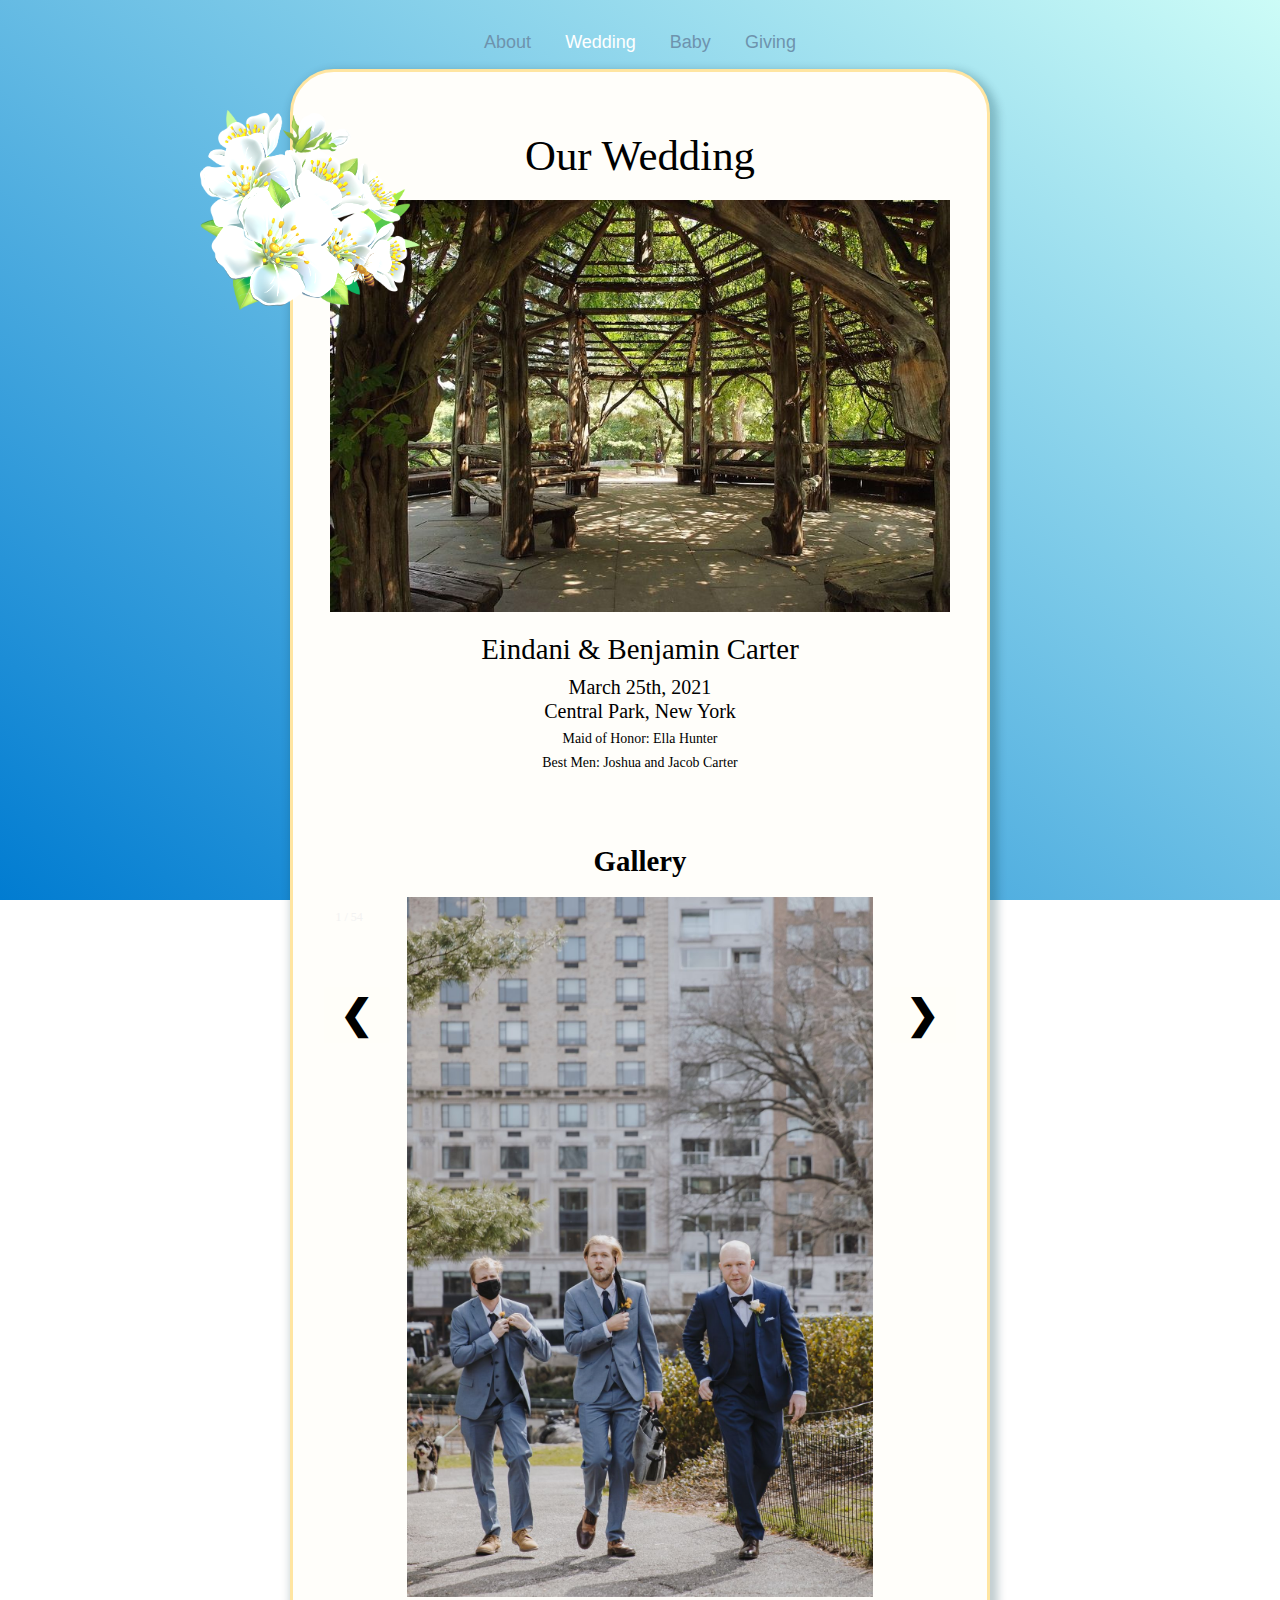
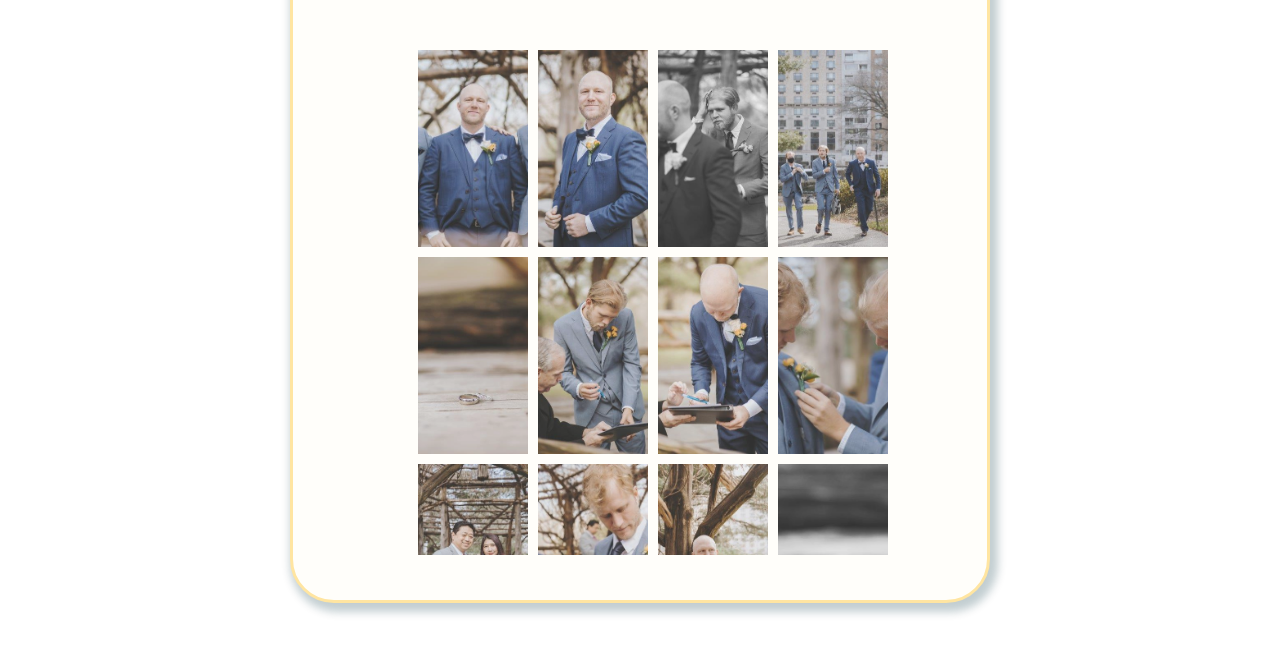
<file: wedding.html>
<html>
<head><title>♥ E & B ♥</title> <link href="https://fonts.googleapis.com/css2?family=Montserrat:wght@300;400;600&display=swap" rel="stylesheet">
  <script src="https://ajax.googleapis.com/ajax/libs/jquery/3.5.1/jquery.min.js"></script>
<link rel="icon" href="http://example.com/favicon.png">

</head>
<meta name="viewport" content="width=device-width, initial-scale=1.0">


<style type="text/css">

body {

      background: rgb(1,124,209);

      background: linear-gradient(36deg, rgba(1,124,209,1) 0%, rgba(204,252,247,1) 100%);
      background-attachment: fixed !important;
}

* {
  box-sizing: border-box;
}

/* Position the image container (needed to position the left and right arrows) */
.container {
  position: relative;
  margin-left:auto;
}

/* Hide the images by default */
.mySlides {
  display: none;

}

/* Add a pointer when hovering over the thumbnail images */
.cursor {
  cursor: pointer;
}

/* Next & previous buttons */
.prev,
.next {
  cursor: pointer;
  position: absolute;
  top: 20%;
  width: auto;
  padding: 16px;
  margin-top: -50px;
  color: black;
  font-weight: bold;
  font-size: 40px;
  border-radius: 0 3px 3px 0;
  user-select: none;
  -webkit-user-select: none;
  background-color: rgba(255, 254, 250, .3);
}

/* Position the "next button" to the right */
.next {
  right: 0;
  border-radius: 3px 0 0 3px;
}
.prev {
  left: 0;
}

/* On hover, add a black background color with a little bit see-through */
.prev:hover,
.next:hover {
  background-color: rgba(0, 0, 0, 0.8);
}

/* Number text (1/3 etc) */
.numbertext {
  color: #f2f2f2;
  font-size: 12px;
  padding: 8px 12px;
  position: absolute;
  top: 0;
}

/* Container for image text */
.caption-container {
  text-align: center;
  background-color: #222;
  padding: 2px 16px;
  color: white;
}

.row:after {
  content: "";
  display: table;
  clear: both;
}

/* Six columns side by side */
.column {
  float: right;
  width: 120px;
}


/* Add a transparency effect for thumnbail images */
.demo {
  opacity: 0.85;
  width:60.6%;
  height: 40.6%;
   object-fit: cover;
   padding:5px;
}

.active,
.demo:hover {
  opacity: 1;
  brightness: 1.1;
}



#banner {
background-color: #1168d2;

    width:100%;
    position: absolute;

    top: 0;
       left: 0;
    box-shadow: 1px 1px 2px #1f3a5a;}
.cubes{
  filter: brightness(1.15);
  position: relative;
  width: 32%;
  max-width: 250px;
  left: -14%;
  margin-top: -70px;
  top: 105px;
  margin-bottom: -86px;
  /* left: 20%; */
  z-index: 1;
  -moz-transition: all .7s ease;
  -webkit-transition: all .7s ease;
  -o-transition: all .7s ease;
  transition: all .7s ease;
  -webkit-user-drag: none;
}


    .gameImg{
    filter: brightness(.95);
     /* Firefox */
    -moz-transition: all .1s ease;
    /* WebKit */
    -webkit-transition: all .1s ease;
    /* Opera */
    -o-transition: all .1s ease;
    /* Standard */
    transition: all .1s ease;
    -webkit-user-drag: none;
    }
    .gameImg:hover{
      cursor:pointer;
      filter: brightness(1.03);
      -moz-transform: scale(1.03) ;

    	/* WebKit */
    	-webkit-transform: scale(1.03);
    	/* Opera */
    	-o-transform: scale(1.03);
    	/* Standard */
    	transform: scale(1.03);
        }
    a{
	  font-weight: bold;
      /* Firefox */
     -moz-transition: all 0.2s ease;
     /* WebKit */
     -webkit-transition: all 0.2s ease;
     /* Opera */
     -o-transition: all 0.2s ease;
     /* Standard */
     transition: all 0.2s ease;
    }
a:link {
  color: #396eaf;
  background-color: transparent;
  text-decoration: none;

}
a:visited {
  color: #396eaf;
  background-color: transparent;
  text-decoration: none;

}

a:hover {
  color: #01ad55;
  background-color: transparent;
  text-decoration: none;

}
.lowerTbl{
  -moz-transition: all 0.25s ease;
  /* WebKit */
  -webkit-transition: all 0.25s ease;
  /* Opera */
  -o-transition: all 0.25s ease;
  /* Standard */
  transition: all 0.25s ease;

    border: solid 3px #ffe5a1;
width:90%;
max-width:645px;
        background-color: #fffefa;
    border-radius:44px;

box-shadow: 4px 5px 8px 4px #00313e3d;
         padding: 0px;
    margin-bottom:40px;
}
button:hover {
  color:white;

}



.redlink{
  font-color:firebrick;
}
.button{
  /* Firefox */
 -moz-transition: all 0.35s ease;
 /* WebKit */
 -webkit-transition: all 0.35s ease;
 /* Opera */
 -o-transition: all 0.35s ease;
 /* Standard */
 transition: all 0.35s ease;

    padding: 0px;
    padding-left: 9px;
    padding-right: 9px;
    background-color: transparent;
    border-radius: 5px;
    border-style: solid;
    border-width: 0px;
    font-color: antiquewhite;
    cursor: pointer;
    margin: 6px;

    font: 18px/26px "Trebuchet MS", Helvetica, sans-serif;
    font-style:bold;
    color: #6e93ad;
     border-radius: 5px;

}
.buttonSelect{
    padding:0px;
    padding-left:9px;
    padding-right:9px;
    color:white;
  background-color: transparent;
  border-radius: 5px;
  border-style:solid;
  border-width:0px;
  cursor: pointer;
  margin: 6px;

    font-style:bold;
  font: 18px/26px "Trebuchet MS", Helvetica, sans-serif;
  }
  button:focus {
  outline: 0px solid #396eaf;
  box-shadow: 0 0 0 1pt #396eaf;
}

    #profilePic{
       margin-bottom:10px;
    }
    .upperTitle{
        font-size:30px;
        margin:3;
        text-align: center;

    }

    .lowerTitle{
      margin: 12;
      text-align: center;
      font: 12px/32px  Garamond, serif;

    }
    h1{
        font: 28px/28px "Trebuchet MS", Helvetica, sans-serif;
        color: floralwhite;
    text-shadow: 0px 2px 0px #092950;
    margin: 0px;
    }

    p1{
            font: 12px/22px "Trebuchet MS", Helvetica, sans-serif;
    color:gainsboro;
    text-shadow: 0px 1px 0px #092950;
    font-size: 15px;
    margin: 0px;

    }
    p2{
            font: 10px/16px "Lucida Console", Monaco, monospace;
    color:floralwhite;
    text-shadow: 0px 1px 0px #092950;
    font-size: 15px;
    margin:4px;
    margin-top:5px;

    }

    p3{

      font: 20px/24px Garamond, serif;
    }
    p4{
      font: 15px/16px "Trebuchet MS", Helvetica, sans-serif;
    }

.notSelected{
  color:#7b7b7b;
}
p3: hover{
  color:black;
}
  #content{

  }
.paddingCl{
  padding-left:20%;
  padding-right:30%;
}

.objects{
    display:inline-block;
    background-image:url(block.png);
    background-size:100%;
    border: 2px solid antiquewhite;
    width: 150px;
    height: 75px;
    box-shadow: 2px 2px 2px #999;
    cursor: move;
    }
#Construction_Zone{
    background-color:floralwhite;
    border: darkslateblue 2px dashed;
    width: 500px;
    height: 155px;
    align-self: center;

}
@keyframes fadeIn {
	from {opacity: 0;}
	to {opacity:1;}
}
.fadingIn{
	display:block !important;
	-webkit-animation: fadeIn 0.5s linear !important;
	animation-name: fadeIn ;!important;
	animation-duration: 0.5s ;!important;
}
.hide{
    display: none !important;
}

    </style>



    <script>
function hide(id)  {
    var divelement = document.getElementById(id);
     divelement.style.display = 'none';
 }

function show(id)  {
    var divelement = document.getElementById(id);
        divelement.style.display = 'block';
 }

function selected(id, frameId){


  document.getElementById('aboutBtn').classList.remove("buttonSelect");
  document.getElementById('researchBtn').classList.remove("buttonSelect");
  document.getElementById('gamesBtn').classList.remove("buttonSelect");

  var divelement = document.getElementById(id);
  divelement.classList.add("buttonSelect");
    $(frameId).fadeIn("slow");
}
function classChange(id, class1){
	var divelement =  document.getElementById(id);
	divelement.classList.remove('hide', 'fadingIn');
	divelement.classList.add(class1);

}

var slideIndex = 1;
showSlides(slideIndex);

// Next/previous controls
function plusSlides(n) {
  showSlides(slideIndex += n);
}

// Thumbnail image controls
function currentSlide(n) {
  showSlides(slideIndex = n);
}

function showSlides(n) {
  var i;
  var slides = document.getElementsByClassName("mySlides");
  var dots = document.getElementsByClassName("demo");
  var captionText = document.getElementById("caption");
  if (n > slides.length) {slideIndex = 1}
  if (n < 1) {slideIndex = slides.length}
  for (i = 0; i < slides.length; i++) {
    slides[i].style.display = "none";
  }
  for (i = 0; i < dots.length; i++) {
    dots[i].className = dots[i].className.replace(" active", "");
  }
  slides[slideIndex-1].style.display = "block";
  dots[slideIndex-1].className += " active";
  captionText.innerHTML = dots[slideIndex-1].alt;
}

    </script>




<body style="display:block;" >


<div id="startpage" style="text-align:center; width:100%">
<center>
<table style="display:inline-block;">
<center>
<a name="top"></a>
    <tbody><div style="margin-top:20px;"></div>
    <tr>
      <td  ><button id="aboutBtn" onclick="location.href= '/index'"  class=" button">About</button> </td><td ><button id="researchBtn" type="button" class="buttonSelect button">Wedding
        </button></td><td >
        <button id="gamesBtn" onclick="location.href= '/baby'" type="button" class="button">Baby</button>

		</center></td>
    <td >
    <button id="gamesBtn" onclick="location.href= '/giving'" type="button" class="button">Giving</button>

</center></td>

  </tr></tbody></table></center></center>

<div style="margin-top:5px;"></div>
  <table class='lowerTbl' id="lowerTbl" style="max-width:700px; display:inline-block;">
  <tr style="width:100%"><td>
        <img class="cubes"  src="CSS/flowers.png" >
    <div id="about" class="fadingIn"><center><div style="margin-top:10px;"></div>
    <p class="lowerTitle" ><div style="font-size: calc(30px + 1vw);">Our Wedding</div></p> <div style="margin-top:20px;"></div>
    <img src="copcot.jpg" id="profilePic" style="top:10px; max-width:90%;max-height:640px;"><br></center>

      <div style="margin-top:15px; margin-left:4%;margin-right:4%; "><p3 id="content">
      <big><big><center><div style="margin-bottom:-10px;">Eindani & Benjamin Carter </div></big></big><br><div style="margin-bottom:4px;">March 25th, 2021<br>Central Park, New York</div>
        <small><small><div style="margin-bottom:26px;">Maid of Honor: Ella Hunter<br>
        Best Men: Joshua and Jacob Carter<br></small></small></div><br><br>


<big><big><b>Gallery</b></big></big><br><br>

<!-- Container for the image gallery -->
<div class="container" style="width:100%; height:700px;">

  <!-- Full-width images with number text -->
  <div class="mySlides" style="display:block;" >
    <div class="numbertext">1 / 54</div>
      <img src="photos/1.jpg" style=" max-width:100%; max-height:700px;">
  </div>
  <div class="mySlides">
    <div class="numbertext">2 / 54</div>
      <img src="photos/2.jpg" style="max-width:100%; max-height:700px;">
  </div>
  <div class="mySlides">
    <div class="numbertext">3 / 54</div>
      <img src="photos/3.jpg" style="max-width:100%; max-height:700px;">
  </div>
  <div class="mySlides">
    <div class="numbertext">4 / 54</div>
      <img src="photos/4.jpg" style="max-width:100%; max-height:700px;">
  </div>
  <div class="mySlides">
    <div class="numbertext">5 / 54</div>
      <img src="photos/5.jpg" style="max-width:100%; max-height:700px;">
  </div>
  <div class="mySlides">
    <div class="numbertext">6 / 54</div>
      <img src="photos/6.jpg" style="max-width:100%; max-height:700px;">
  </div>
  <div class="mySlides">
    <div class="numbertext">7 / 54</div>
      <img src="photos/7.jpg" style="max-width:100%; max-height:700px;">
  </div>
  <div class="mySlides">
    <div class="numbertext">8 / 54</div>
      <img src="photos/8.jpg" style="max-width:100%; max-height:700px;">
  </div>
  <div class="mySlides">
    <div class="numbertext">9 / 54</div>
      <img src="photos/9.jpg" style="max-width:100%; max-height:700px;">
  </div>
  <div class="mySlides">
    <div class="numbertext">10 / 54</div>
      <img src="photos/10.jpg" style="max-width:100%; max-height:700px;">
  </div>
  <div class="mySlides">
    <div class="numbertext">11 / 54</div>
      <img src="photos/11.jpg" style="max-width:100%; max-height:700px;">
  </div>
  <div class="mySlides">
    <div class="numbertext">12 / 54</div>
      <img src="photos/12.jpg" style="max-width:100%; max-height:700px;">
  </div>
  <div class="mySlides">
    <div class="numbertext">13 / 54</div>
      <img src="photos/13.jpg" style="max-width:100%; max-height:700px;">
  </div>
  <div class="mySlides">
    <div class="numbertext">14 / 54</div>
      <img src="photos/14.jpg" style="max-width:100%; max-height:700px;">
  </div>
  <div class="mySlides">
    <div class="numbertext">15 / 54</div>
      <img src="photos/15.jpg" style="max-width:100%; max-height:700px;">
  </div>
  <div class="mySlides">
    <div class="numbertext">16 / 54</div>
      <img src="photos/16.jpg" style="max-width:100%; max-height:700px;">
  </div>
  <div class="mySlides">
    <div class="numbertext">17 / 54</div>
      <img src="photos/17.jpg" style="max-width:100%; max-height:700px;">
  </div>
  <div class="mySlides">
    <div class="numbertext">18 / 54</div>
      <img src="photos/18.jpg" style="max-width:100%; max-height:700px;">
  </div>
  <div class="mySlides">
    <div class="numbertext">19 / 54</div>
      <img src="photos/19.jpg" style="max-width:100%; max-height:700px;">
  </div>
  <div class="mySlides">
    <div class="numbertext">20 / 54</div>
      <img src="photos/20.jpg" style="max-width:100%; max-height:700px;">
  </div>
  <div class="mySlides">
    <div class="numbertext">21 / 54</div>
      <img src="photos/21.jpg" style="max-width:100%; max-height:700px;">
  </div>
  <div class="mySlides">
    <div class="numbertext">22 / 54</div>
      <img src="photos/22.jpg" style="max-width:100%; max-height:700px;">
  </div>
  <div class="mySlides">
    <div class="numbertext">23 / 54</div>
      <img src="photos/23.jpg" style="max-width:100%; max-height:700px;">
  </div>
  <div class="mySlides">
    <div class="numbertext">24 / 54</div>
      <img src="photos/24.jpg" style="max-width:100%; max-height:700px;">
  </div>
  <div class="mySlides">
    <div class="numbertext">25 / 54</div>
      <img src="photos/25.jpg" style="max-width:100%; max-height:700px;">
  </div>
  <div class="mySlides">
    <div class="numbertext">26 / 54</div>
      <img src="photos/26.jpg" style="max-width:100%; max-height:700px;">
  </div>
  <div class="mySlides">
    <div class="numbertext">27 / 54</div>
      <img src="photos/27.jpg" style="max-width:100%; max-height:700px;">
  </div>
  <div class="mySlides">
    <div class="numbertext">28 / 54</div>
      <img src="photos/28.jpg" style="max-width:100%; max-height:700px;">
  </div>
  <div class="mySlides">
    <div class="numbertext">29 / 54</div>
      <img src="photos/29.jpg" style="max-width:100%; max-height:700px;">
  </div>
  <div class="mySlides">
    <div class="numbertext">30 / 54</div>
      <img src="photos/30.jpg" style="max-width:100%; max-height:700px;">
  </div>
  <div class="mySlides">
    <div class="numbertext">31 / 54</div>
      <img src="photos/31.jpg" style="max-width:100%; max-height:700px;">
  </div>
  <div class="mySlides">
    <div class="numbertext">32 / 54</div>
      <img src="photos/32.jpg" style="max-width:100%; max-height:700px;">
  </div>
  <div class="mySlides">
    <div class="numbertext">33 / 54</div>
      <img src="photos/33.jpg" style="max-width:100%; max-height:700px;">
  </div>
  <div class="mySlides">
    <div class="numbertext">34 / 54</div>
      <img src="photos/34.jpg" style="max-width:100%; max-height:700px;">
  </div>
  <div class="mySlides">
    <div class="numbertext">35 / 54</div>
      <img src="photos/35.jpg" style="max-width:100%; max-height:700px;">
  </div>
  <div class="mySlides">
    <div class="numbertext">36 / 54</div>
      <img src="photos/36.jpg" style="max-width:100%; max-height:700px;">
  </div>
  <div class="mySlides">
    <div class="numbertext">37 / 54</div>
      <img src="photos/37.jpg" style="max-width:100%; max-height:700px;">
  </div>
  <div class="mySlides">
    <div class="numbertext">38 / 54</div>
      <img src="photos/38.jpg" style="max-width:100%; max-height:700px;">
  </div>
  <div class="mySlides">
    <div class="numbertext">39 / 54</div>
      <img src="photos/39.jpg" style="max-width:100%; max-height:700px;">
  </div>
  <div class="mySlides">
    <div class="numbertext">40 / 54</div>
      <img src="photos/40.jpg" style="max-width:100%; max-height:700px;">
  </div>
  <div class="mySlides">
    <div class="numbertext">41 / 54</div>
      <img src="photos/41.jpg" style="max-width:100%; max-height:700px;">
  </div>
  <div class="mySlides">
    <div class="numbertext">42 / 54</div>
      <img src="photos/42.jpg" style="max-width:100%; max-height:700px;">
  </div>
  <div class="mySlides">
    <div class="numbertext">43 / 54</div>
      <img src="photos/43.jpg" style="max-width:100%; max-height:700px;">
  </div>
  <div class="mySlides">
    <div class="numbertext">44 / 54</div>
      <img src="photos/44.jpg" style="max-width:100%; max-height:700px;">
  </div>
  <div class="mySlides">
    <div class="numbertext">45 / 54</div>
      <img src="photos/45.jpg" style="max-width:100%; max-height:700px;">
  </div>
  <div class="mySlides">
    <div class="numbertext">46 / 54</div>
      <img src="photos/46.jpg" style="max-width:100%; max-height:700px;">
  </div>
  <div class="mySlides">
    <div class="numbertext">47 / 54</div>
      <img src="photos/47.jpg" style="max-width:100%; max-height:700px;">
  </div>
  <div class="mySlides">
    <div class="numbertext">48 / 54</div>
      <img src="photos/48.jpg" style="max-width:100%; max-height:700px;">
  </div>
  <div class="mySlides">
    <div class="numbertext">49 / 54</div>
      <img src="photos/49.jpg" style="max-width:100%; max-height:700px;">
  </div>
  <div class="mySlides">
    <div class="numbertext">50 / 54</div>
      <img src="photos/50.jpg" style="max-width:100%; max-height:700px;">
  </div>  <div class="mySlides">
      <div class="numbertext">51 / 54</div>
        <img src="photos/51.jpg" style="max-width:100%; max-height:700px;">
    </div>  <div class="mySlides">
        <div class="numbertext">52 / 54</div>
          <img src="photos/52.jpg" style="max-width:100%; max-height:700px;">
      </div>  <div class="mySlides">
          <div class="numbertext">53 / 54</div>
            <img src="photos/53.jpg" style="max-width:100%; max-height:700px;">
        </div>  <div class="mySlides">
            <div class="numbertext">54 / 54</div>
              <img src="photos/54.jpg" style="max-width:100%; max-height:700px;">
          </div>


  <!-- Next and previous buttons -->
  <a class="prev" onclick="plusSlides(-1)">&#10094;</a>
  <a class="next" onclick="plusSlides(1)">&#10095;</a>
<br><br>
 <div style=" background-color: #fffefa; width: 80%; height: 510px; margin: 0 auto; overflow: scroll; overflow-x: hidden;">
  <div class="row">
      <div class="column">
        <img class="demo cursor" src="photos2/1.jpg" style="width:100%" onclick="currentSlide(1)">
      </div>
      <div class="column">
        <img class="demo cursor" src="photos2/2.jpg" style="width:100%" onclick="currentSlide(2)">
      </div>
      <div class="column">
        <img class="demo cursor" src="photos2/3.jpg" style="width:100%" onclick="currentSlide(3)">
      </div>
      <div class="column">
        <img class="demo cursor" src="photos2/4.jpg" style="width:100%" onclick="currentSlide(4)">
      </div>
      <div class="column">
        <img class="demo cursor" src="photos2/5.jpg" style="width:100%" onclick="currentSlide(5)">
      </div>
      <div class="column">
        <img class="demo cursor" src="photos2/6.jpg" style="width:100%" onclick="currentSlide(6)">
      </div>
      <div class="column">
        <img class="demo cursor" src="photos2/7.jpg" style="width:100%" onclick="currentSlide(7)">
      </div>
      <div class="column">
        <img class="demo cursor" src="photos2/8.jpg" style="width:100%" onclick="currentSlide(8)">
      </div>
      <div class="column">
        <img class="demo cursor" src="photos2/9.jpg" style="width:100%" onclick="currentSlide(9)">
      </div>
      <div class="column">
        <img class="demo cursor" src="photos2/10.jpg" style="width:100%" onclick="currentSlide(10)">
      </div>

      <div class="column">
        <img class="demo cursor" src="photos2/11.jpg" style="width:100%" onclick="currentSlide(11)">
      </div>
      <div class="column">
        <img class="demo cursor" src="photos2/12.jpg" style="width:100%" onclick="currentSlide(12)">
      </div>
      <div class="column">
        <img class="demo cursor" src="photos2/13.jpg" style="width:100%" onclick="currentSlide(13)">
      </div>
      <div class="column">
        <img class="demo cursor" src="photos2/14.jpg" style="width:100%" onclick="currentSlide(14)">
      </div>
      <div class="column">
        <img class="demo cursor" src="photos2/15.jpg" style="width:100%" onclick="currentSlide(15)">
      </div>
      <div class="column">
        <img class="demo cursor" src="photos2/16.jpg" style="width:100%" onclick="currentSlide(16)">
      </div>
      <div class="column">
        <img class="demo cursor" src="photos2/17.jpg" style="width:100%" onclick="currentSlide(17)">
      </div>
      <div class="column">
        <img class="demo cursor" src="photos2/18.jpg" style="width:100%" onclick="currentSlide(18)">
      </div>
      <div class="column">
        <img class="demo cursor" src="photos2/19.jpg" style="width:100%" onclick="currentSlide(19)">
      </div>
      <div class="column">
        <img class="demo cursor" src="photos2/20.jpg" style="width:100%" onclick="currentSlide(20)">
      </div>

      <div class="column">
        <img class="demo cursor" src="photos2/21.jpg" style="width:100%" onclick="currentSlide(21)">
      </div>
      <div class="column">
        <img class="demo cursor" src="photos2/22.jpg" style="width:100%" onclick="currentSlide(22)">
      </div>
      <div class="column">
        <img class="demo cursor" src="photos2/23.jpg" style="width:100%" onclick="currentSlide(23)">
      </div>
      <div class="column">
        <img class="demo cursor" src="photos2/24.jpg" style="width:100%" onclick="currentSlide(24)">
      </div>
      <div class="column">
        <img class="demo cursor" src="photos2/25.jpg" style="width:100%" onclick="currentSlide(25)">
      </div>
      <div class="column">
        <img class="demo cursor" src="photos2/26.jpg" style="width:100%" onclick="currentSlide(26)">
      </div>
      <div class="column">
        <img class="demo cursor" src="photos2/27.jpg" style="width:100%" onclick="currentSlide(27)">
      </div>
      <div class="column">
        <img class="demo cursor" src="photos2/28.jpg" style="width:100%" onclick="currentSlide(28)">
      </div>
      <div class="column">
        <img class="demo cursor" src="photos2/29.jpg" style="width:100%" onclick="currentSlide(29)">
      </div>
      <div class="column">
        <img class="demo cursor" src="photos2/30.jpg" style="width:100%" onclick="currentSlide(30)">
      </div>

      <div class="column">
        <img class="demo cursor" src="photos2/31.jpg" style="width:100%" onclick="currentSlide(31)">
      </div>
      <div class="column">
        <img class="demo cursor" src="photos2/32.jpg" style="width:100%" onclick="currentSlide(32)">
      </div>
      <div class="column">
        <img class="demo cursor" src="photos2/33.jpg" style="width:100%" onclick="currentSlide(33)">
      </div>
      <div class="column">
        <img class="demo cursor" src="photos2/34.jpg" style="width:100%" onclick="currentSlide(34)">
      </div>
      <div class="column">
        <img class="demo cursor" src="photos2/35.jpg" style="width:100%" onclick="currentSlide(35)">
      </div>
      <div class="column">
        <img class="demo cursor" src="photos2/36.jpg" style="width:100%" onclick="currentSlide(36)">
      </div>
      <div class="column">
        <img class="demo cursor" src="photos2/37.jpg" style="width:100%" onclick="currentSlide(37)">
      </div>
      <div class="column">
        <img class="demo cursor" src="photos2/38.jpg" style="width:100%" onclick="currentSlide(38)">
      </div>
      <div class="column">
        <img class="demo cursor" src="photos2/39.jpg" style="width:100%" onclick="currentSlide(39)">
      </div>
      <div class="column">
        <img class="demo cursor" src="photos2/40.jpg" style="width:100%" onclick="currentSlide(40)">
      </div>

      <div class="column">
        <img class="demo cursor" src="photos2/41.jpg" style="width:100%" onclick="currentSlide(41)">
      </div>
      <div class="column">
        <img class="demo cursor" src="photos2/42.jpg" style="width:100%" onclick="currentSlide(42)">
      </div>
      <div class="column">
        <img class="demo cursor" src="photos2/43.jpg" style="width:100%" onclick="currentSlide(43)">
      </div>
      <div class="column">
        <img class="demo cursor" src="photos2/44.jpg" style="width:100%" onclick="currentSlide(44)">
      </div>
      <div class="column">
        <img class="demo cursor" src="photos2/45.jpg" style="width:100%" onclick="currentSlide(45)">
      </div>
      <div class="column">
        <img class="demo cursor" src="photos2/46.jpg" style="width:100%" onclick="currentSlide(46)">
      </div>
      <div class="column">
        <img class="demo cursor" src="photos2/47.jpg" style="width:100%" onclick="currentSlide(47)">
      </div>
      <div class="column">
        <img class="demo cursor" src="photos2/48.jpg" style="width:100%" onclick="currentSlide(48)">
      </div>
      <div class="column">
        <img class="demo cursor" src="photos2/49.jpg" style="width:100%" onclick="currentSlide(49)">
      </div>
      <div class="column">
        <img class="demo cursor" src="photos2/50.jpg" style="width:100%" onclick="currentSlide(50)">
      </div>
      <div class="column">
        <img class="demo cursor" src="photos2/51.jpg" style="width:100%" onclick="currentSlide(51)">
      </div>
      <div class="column">
        <img class="demo cursor" src="photos2/52.jpg" style="width:100%" onclick="currentSlide(52)">
      </div>
      <div class="column">
        <img class="demo cursor" src="photos2/53.jpg" style="width:100%" onclick="currentSlide(53)">
      </div>
      <div class="column">
        <img class="demo cursor" src="photos2/54.jpg" style="width:100%" onclick="currentSlide(54)">
      </div>
    </div>
    </div>
  </div>




</center>
<br><br><br><br><div>
<br><br><br><br><br><br><br><br><br><br><br><br><br><br><br><br><br><br><br><br><br>
</div>

</table>





</body>
</html>
</file>
